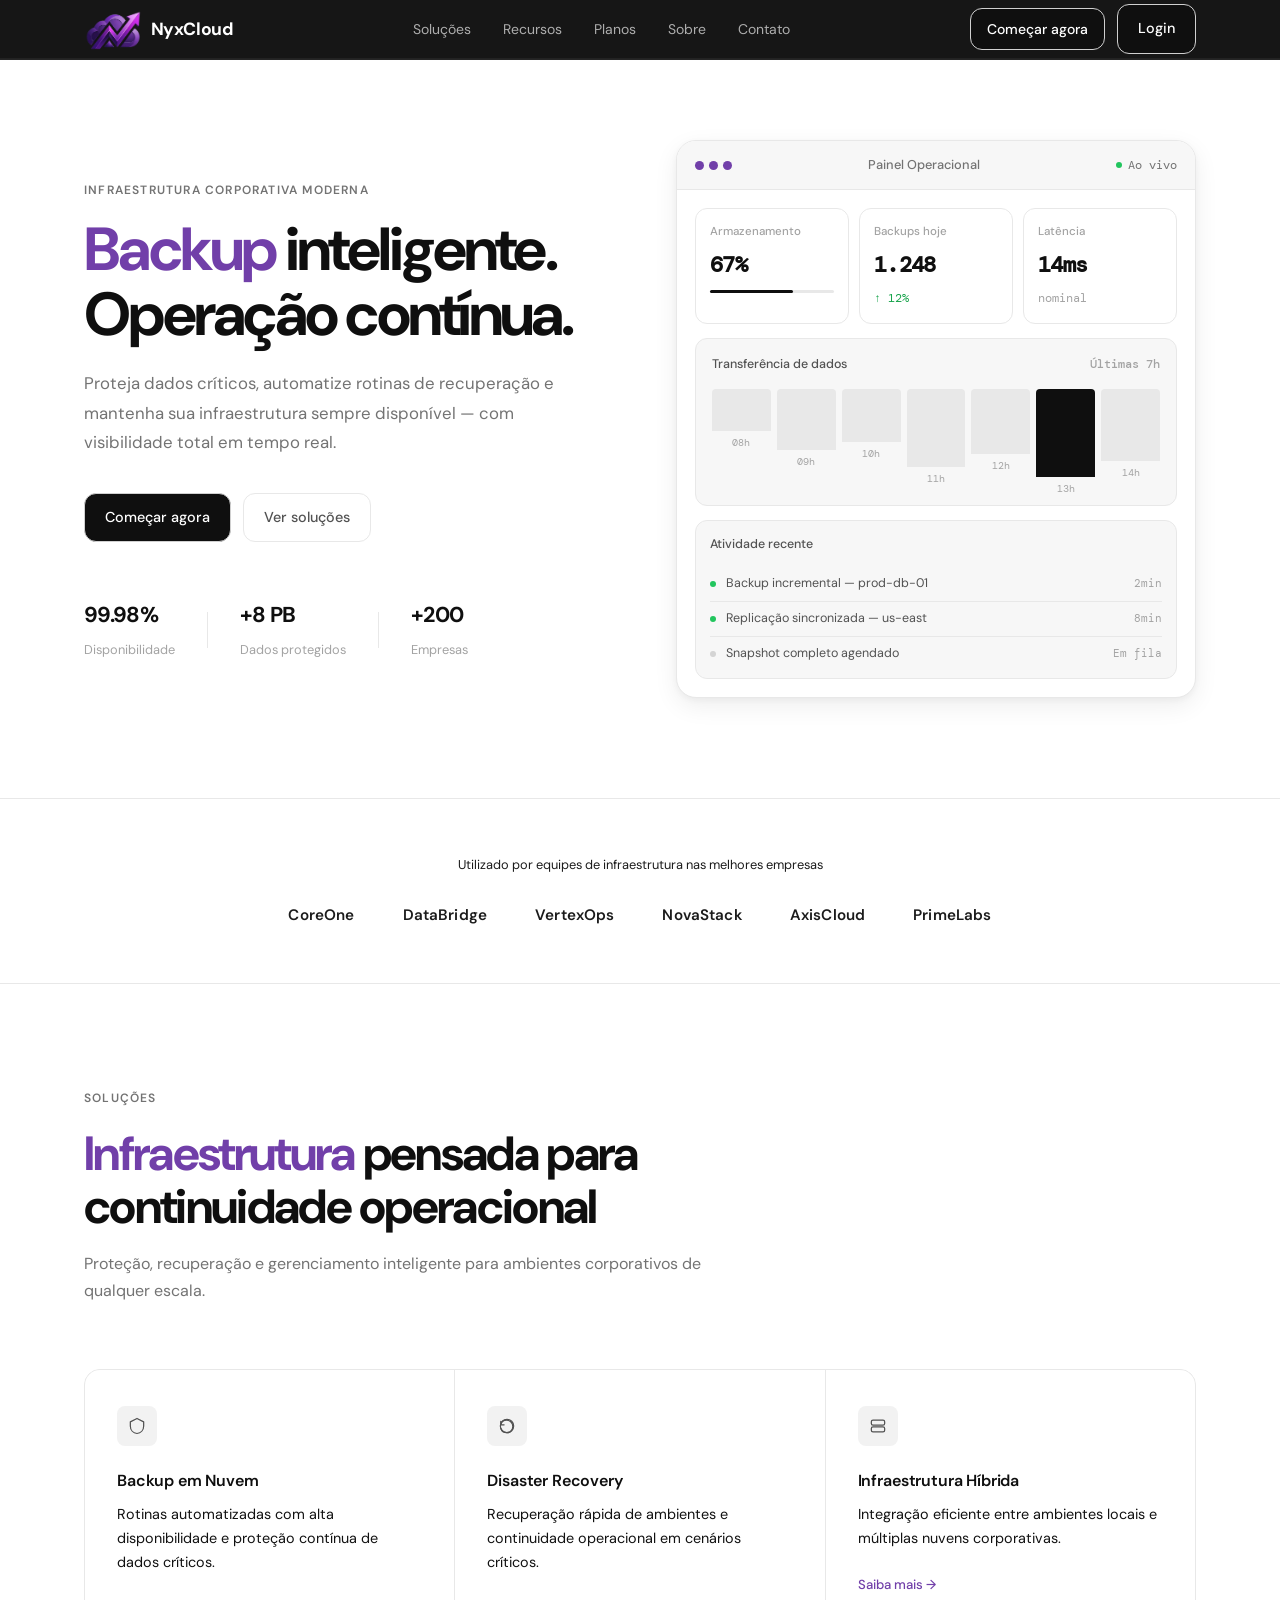
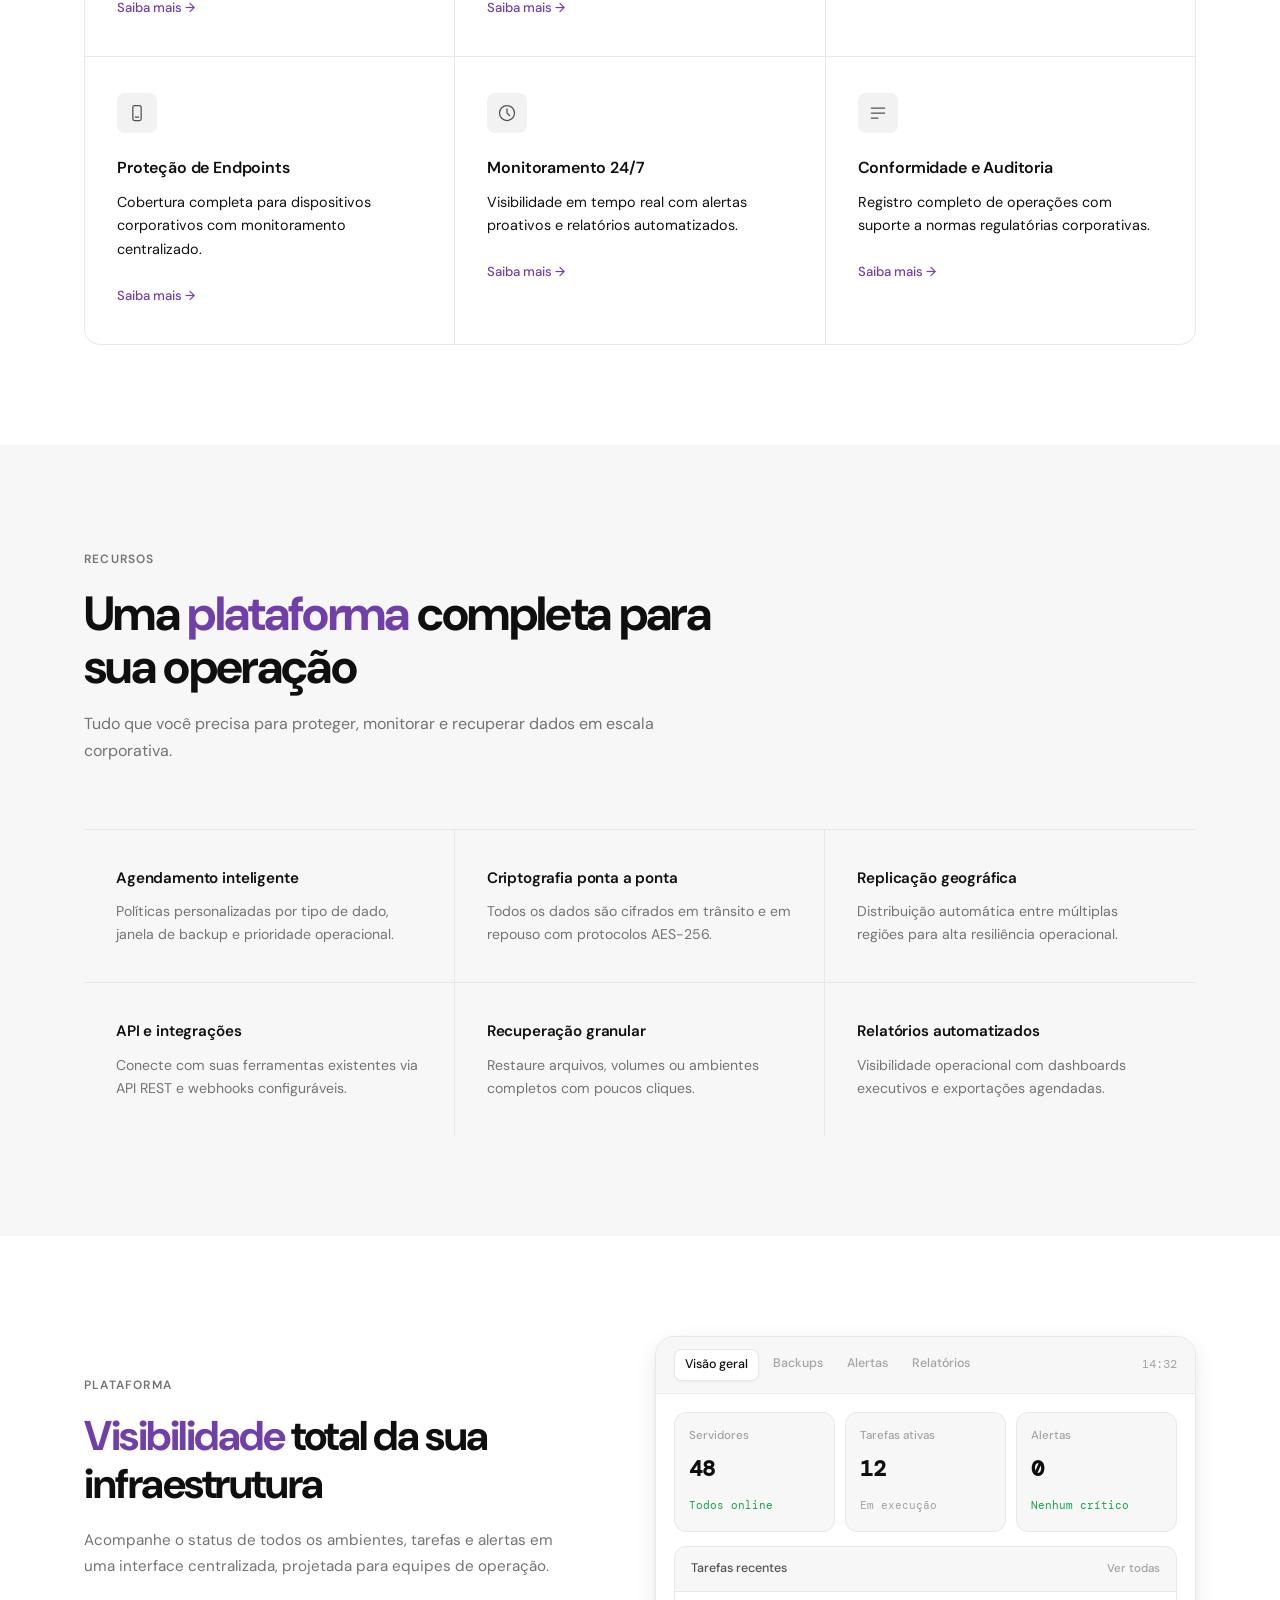
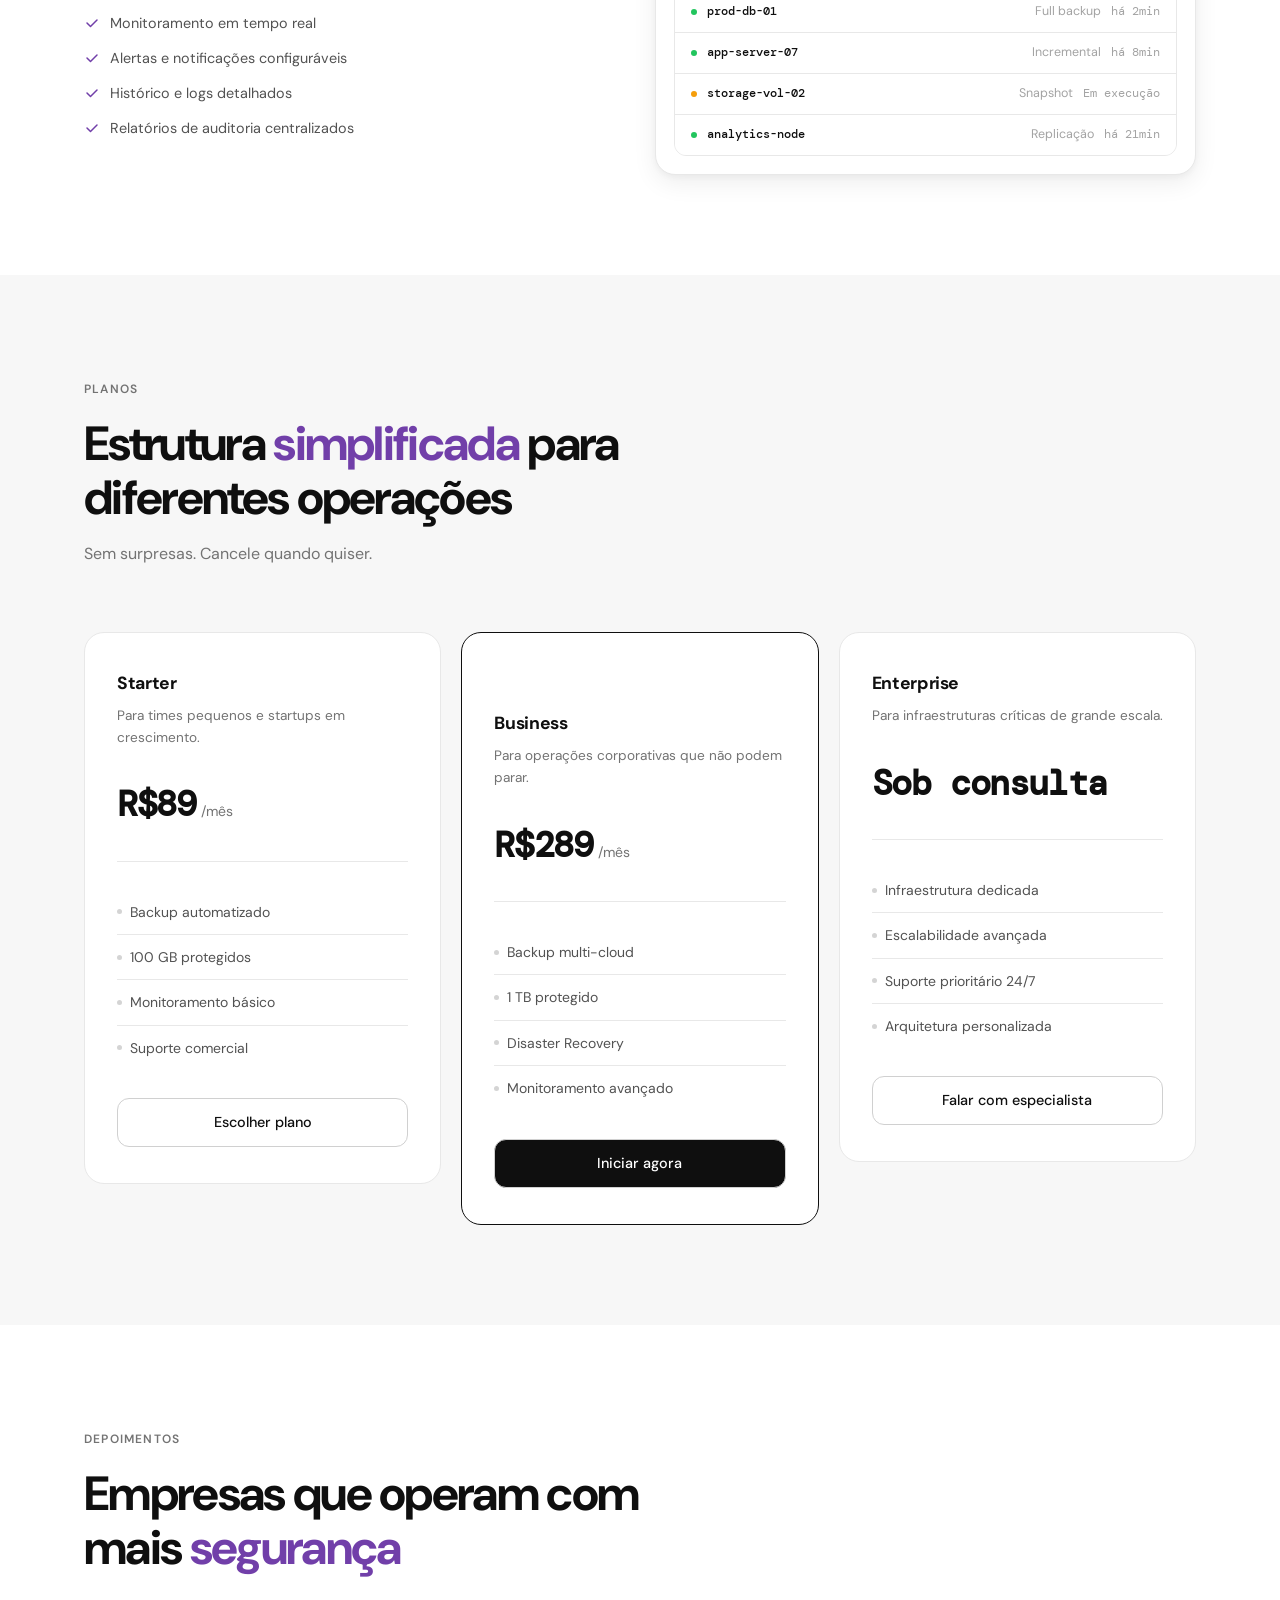
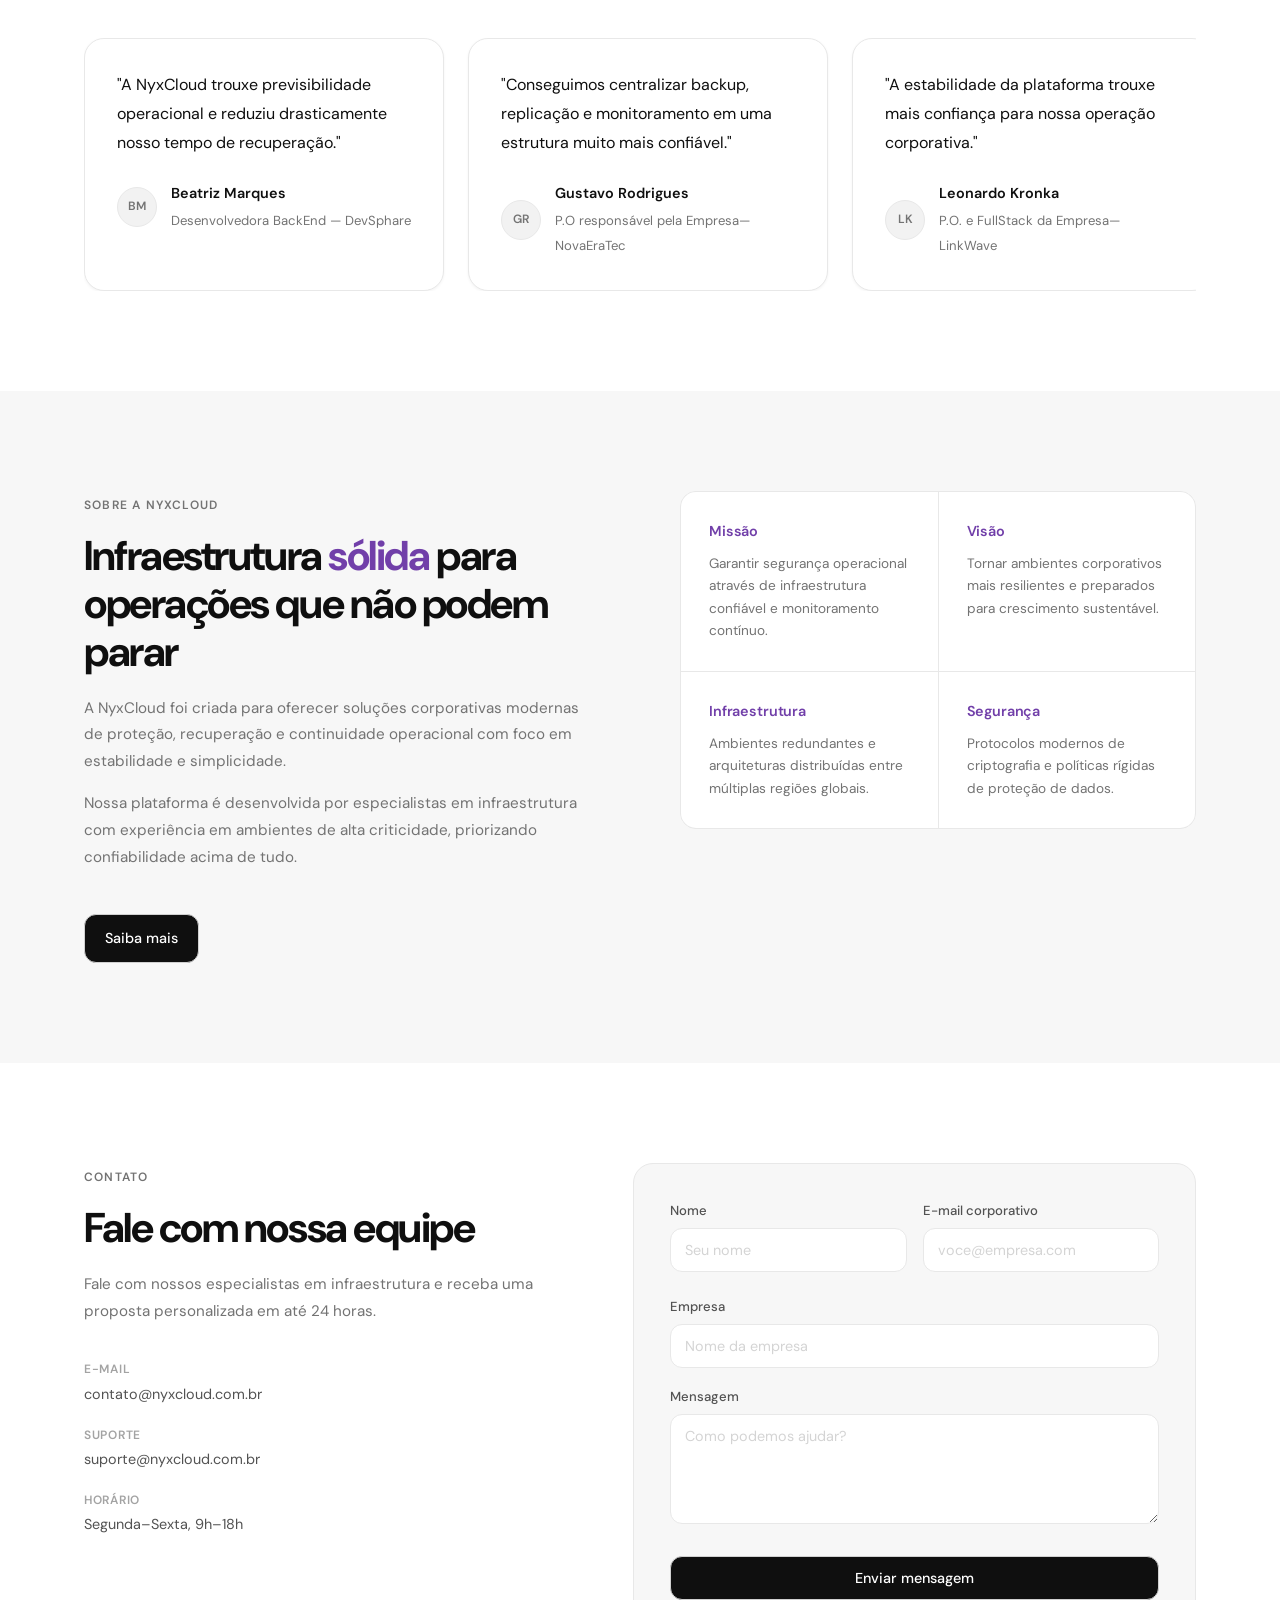
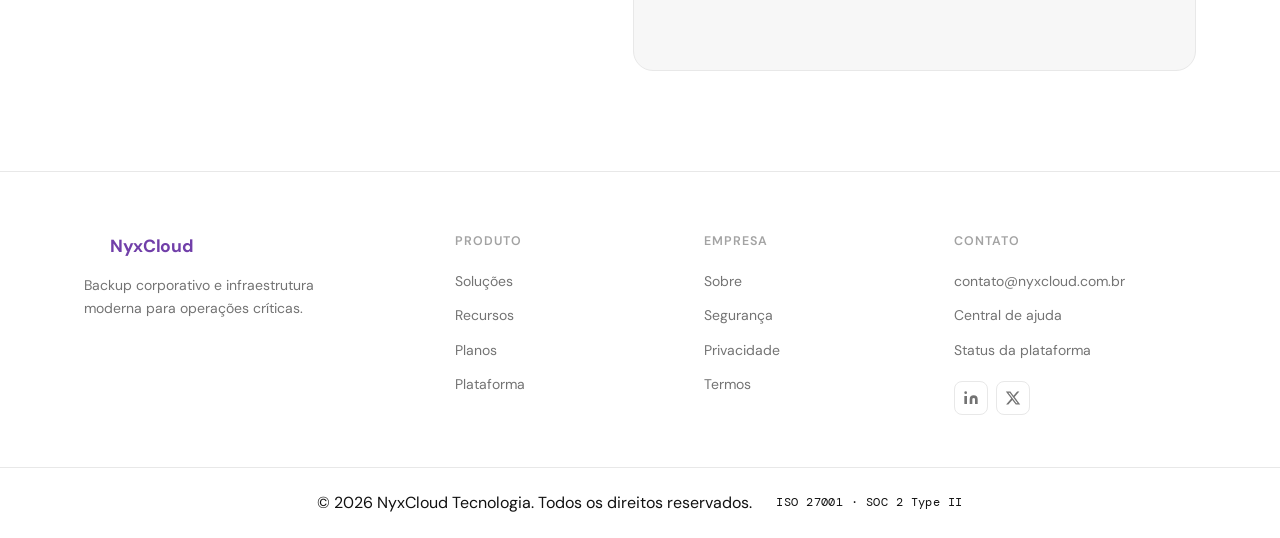
<file: index.html>
<!DOCTYPE html>
<html lang="pt-BR">
<head>
  <meta charset="UTF-8" />
  <meta name="viewport" content="width=device-width, initial-scale=1.0" />
  <title>NyxCloud — Backup e Infraestrutura Corporativa</title>

  <link rel="preconnect" href="https://fonts.googleapis.com">
  <link rel="preconnect" href="https://fonts.gstatic.com" crossorigin>
  <link href="https://fonts.googleapis.com/css2?family=DM+Sans:ital,opsz,wght@0,9..40,300;0,9..40,400;0,9..40,500;0,9..40,600;0,9..40,700;1,9..40,400&family=DM+Mono:wght@400;500&display=swap" rel="stylesheet">

  <link rel="stylesheet" href="css/style.css" />
  <link rel="icon" type="image/x-icon" href="img/fav.ico">

</head>
<body>

  <!-- HEADER -->
  <header class="header" id="header">
    <div class="container nav-container">

      <a href="index.html" class="logo">
        <img src="img/icone.png" alt="imglogo"> NyxCloud
      </a>

      <nav class="nav" id="nav" aria-label="Navegação principal">
        <a href="#solutions">Soluções</a>
        <a href="#features">Recursos</a>
        <a href="#pricing">Planos</a>
        <a href="#about">Sobre</a>
        <a href="#contact">Contato</a>
      </nav>

      <div class="nav-actions">
        <a href="#contact" class="btn btn-primary btn-sm">Começar agora</a>
        <a href="back/index.php" class="btn btn-primary">Login</a>
        <button class="menu-toggle" id="menuToggle" aria-label="Abrir menu" aria-expanded="false">
          <span></span>
          <span></span>
        </button>
      </div>

    </div>

    <div class="mobile-menu" id="mobileMenu" aria-hidden="true">
      <a href="#solutions">Soluções</a>
      <a href="#features">Recursos</a>
      <a href="#pricing">Planos</a>
      <a href="#about">Sobre</a>
      <a href="#contact">Contato</a>
      <a href="#contact" class="btn btn-primary">Começar agora</a>
      <a href="back/index.php" class="btn btn-primary">Login</a>
    </div>
  </header>

  <!-- HERO -->
  <section class="hero section" id="hero">
    <div class="container hero-grid">

      <div class="hero-content reveal">
        <span class="eyebrow">Infraestrutura corporativa moderna</span>

        <h1><span style="color: #713fa9;">Backup</span> inteligente.<br>Operação contínua.</h1>

        <p>
          Proteja dados críticos, automatize rotinas de recuperação e mantenha sua infraestrutura sempre disponível — com visibilidade total em tempo real.
        </p>

        <div class="hero-actions">
          <a href="#pricing" class="btn btn-primary">Começar agora</a>
          <a href="#solutions" class="btn btn-ghost">Ver soluções</a>
        </div>

        <div class="hero-stats">
          <div class="stat-item">
            <strong>99.98%</strong>
            <span>Disponibilidade</span>
          </div>
          <div class="stat-divider"></div>
          <div class="stat-item">
            <strong>+8 PB</strong>
            <span>Dados protegidos</span>
          </div>
          <div class="stat-divider"></div>
          <div class="stat-item">
            <strong>+200</strong>
            <span>Empresas</span>
          </div>
        </div>
      </div>

      <div class="hero-visual reveal">
        <div class="dash-window">

          <div class="dash-bar">
            <div class="dash-dots">
              <span></span><span></span><span></span>
            </div>
            <span class="dash-label">Painel Operacional</span>
            <span class="dash-status"><i class="dot-live"></i>Ao vivo</span>
          </div>

          <div class="dash-body">

            <!-- Metric Row -->
            <div class="dash-metrics">
              <div class="dash-metric">
                <span class="metric-label">Armazenamento</span>
                <strong class="metric-value">67%</strong>
                <div class="metric-bar">
                  <div class="metric-fill" style="width: 67%"></div>
                </div>
              </div>
              <div class="dash-metric">
                <span class="metric-label">Backups hoje</span>
                <strong class="metric-value">1.248</strong>
                <div class="metric-trend up">↑ 12%</div>
              </div>
              <div class="dash-metric">
                <span class="metric-label">Latência</span>
                <strong class="metric-value">14ms</strong>
                <div class="metric-trend">nominal</div>
              </div>
            </div>

            <!-- Chart -->
            <div class="dash-chart-wrap">
              <div class="dash-chart-header">
                <span>Transferência de dados</span>
                <span class="chart-period">Últimas 7h</span>
              </div>
              <div class="dash-chart">
                <div class="chart-bars">
                  <div class="bar-col">
                    <div class="bar" style="height:42%"></div>
                    <span>08h</span>
                  </div>
                  <div class="bar-col">
                    <div class="bar" style="height:61%"></div>
                    <span>09h</span>
                  </div>
                  <div class="bar-col">
                    <div class="bar" style="height:53%"></div>
                    <span>10h</span>
                  </div>
                  <div class="bar-col">
                    <div class="bar" style="height:78%"></div>
                    <span>11h</span>
                  </div>
                  <div class="bar-col">
                    <div class="bar" style="height:65%"></div>
                    <span>12h</span>
                  </div>
                  <div class="bar-col">
                    <div class="bar active" style="height:88%"></div>
                    <span>13h</span>
                  </div>
                  <div class="bar-col">
                    <div class="bar" style="height:72%"></div>
                    <span>14h</span>
                  </div>
                </div>
              </div>
            </div>

            <!-- Activity -->
            <div class="dash-activity">
              <div class="activity-header">Atividade recente</div>
              <div class="activity-item">
                <span class="act-dot success"></span>
                <span class="act-text">Backup incremental — prod-db-01</span>
                <span class="act-time">2min</span>
              </div>
              <div class="activity-item">
                <span class="act-dot success"></span>
                <span class="act-text">Replicação sincronizada — us-east</span>
                <span class="act-time">8min</span>
              </div>
              <div class="activity-item">
                <span class="act-dot pending"></span>
                <span class="act-text">Snapshot completo agendado</span>
                <span class="act-time">Em fila</span>
              </div>
            </div>

          </div>
        </div>
      </div>

    </div>
  </section>

  <!-- TRUST -->
  <section class="trust-section">
    <div class="container">
      <p class="trust-label" style="color: #1b1b1b;">Utilizado por equipes de infraestrutura nas melhores empresas</p>
      <div class="trust-logos">
        <span style="color: #1b1b1b;">CoreOne</span>
        <span style="color: #1b1b1b;">DataBridge</span>
        <span style="color: #1b1b1b;">VertexOps</span>
        <span style="color: #1b1b1b;">NovaStack</span>
        <span style="color: #1b1b1b;">AxisCloud</span>
        <span style="color: #1b1b1b;">PrimeLabs</span>
      </div>
    </div>
  </section>

  <!-- SOLUTIONS -->
  <section class="section" id="solutions">
    <div class="container">

      <div class="section-header reveal">
        <span class="eyebrow">Soluções</span>
        <h2><span style="color: #713fa9;">Infraestrutura</span> pensada para continuidade operacional</h2>
        <p>Proteção, recuperação e gerenciamento inteligente para ambientes corporativos de qualquer escala.</p>
      </div>

      <div class="solutions-grid">

        <article class="solution-card reveal">
          <div class="icon-wrap">
            <svg width="20" height="20" viewBox="0 0 24 24" fill="none">
              <path d="M12 3L4 7V12C4 17 7.5 20.5 12 21C16.5 20.5 20 17 20 12V7L12 3Z" stroke="currentColor" stroke-width="1.5" stroke-linejoin="round"/>
            </svg>
          </div>
          <h3>Backup em Nuvem</h3>
          <p>Rotinas automatizadas com alta disponibilidade e proteção contínua de dados críticos.</p>
          <a href="solucoes.html#backup" class="card-link">Saiba mais →</a>
        </article>

        <article class="solution-card reveal">
          <div class="icon-wrap">
            <svg width="20" height="20" viewBox="0 0 24 24" fill="none">
              <path d="M4.5 10.5C5.2325 7.35916 8.04107 5 11.5 5C15.6421 5 19 8.35786 19 12.5C19 16.6421 15.6421 20 11.5 20C8.30904 20 5.5898 17.9715 4.67562 15M4.5 10.5H8.5M4.5 10.5V6.5" stroke="currentColor" stroke-width="1.5" stroke-linecap="round" stroke-linejoin="round"/>
              <circle cx="12" cy="12" r="8" stroke="currentColor" stroke-width="1.5"/>
            </svg>
          </div>
          <h3>Disaster Recovery</h3>
          <p>Recuperação rápida de ambientes e continuidade operacional em cenários críticos.</p>
          <a href="solucoes.html#recovery" class="card-link">Saiba mais →</a>
        </article>

        <article class="solution-card reveal">
          <div class="icon-wrap">
            <svg width="20" height="20" viewBox="0 0 24 24" fill="none">
              <rect x="4" y="5" width="16" height="6" rx="2" stroke="currentColor" stroke-width="1.5"/>
              <rect x="4" y="13" width="16" height="6" rx="2" stroke="currentColor" stroke-width="1.5"/>
            </svg>
          </div>
          <h3>Infraestrutura Híbrida</h3>
          <p>Integração eficiente entre ambientes locais e múltiplas nuvens corporativas.</p>
          <a href="solucoes.html#infra" class="card-link">Saiba mais →</a>
        </article>

        <article class="solution-card reveal">
          <div class="icon-wrap">
            <svg width="20" height="20" viewBox="0 0 24 24" fill="none">
              <rect x="7" y="3" width="10" height="18" rx="2" stroke="currentColor" stroke-width="1.5"/>
              <path d="M10 17H14" stroke="currentColor" stroke-width="1.5" stroke-linecap="round"/>
            </svg>
          </div>
          <h3>Proteção de Endpoints</h3>
          <p>Cobertura completa para dispositivos corporativos com monitoramento centralizado.</p>
          <a href="solucoes.html#endpoints" class="card-link">Saiba mais →</a>
        </article>

        <article class="solution-card reveal">
          <div class="icon-wrap">
            <svg width="20" height="20" viewBox="0 0 24 24" fill="none">
              <circle cx="12" cy="12" r="9" stroke="currentColor" stroke-width="1.5"/>
              <path d="M12 7V12L15 15" stroke="currentColor" stroke-width="1.5" stroke-linecap="round"/>
            </svg>
          </div>
          <h3>Monitoramento 24/7</h3>
          <p>Visibilidade em tempo real com alertas proativos e relatórios automatizados.</p>
          <a href="solucoes.html#monitoramento" class="card-link">Saiba mais →</a>
        </article>

        <article class="solution-card reveal">
          <div class="icon-wrap">
            <svg width="20" height="20" viewBox="0 0 24 24" fill="none">
              <path d="M4 6H20M4 12H20M4 18H12" stroke="currentColor" stroke-width="1.5" stroke-linecap="round"/>
            </svg>
          </div>
          <h3>Conformidade e Auditoria</h3>
          <p>Registro completo de operações com suporte a normas regulatórias corporativas.</p>
          <a href="solucoes.html#auditoria" class="card-link">Saiba mais →</a>
        </article>

      </div>
    </div>
  </section>

  <!-- FEATURES -->
  <section class="section section-muted" id="features">
    <div class="container">

      <div class="section-header reveal">
        <span class="eyebrow">Recursos</span>
        <h2>Uma <span style="color: #713fa9;">plataforma</span> completa para sua operação</h2>
        <p>Tudo que você precisa para proteger, monitorar e recuperar dados em escala corporativa.</p>
      </div>

      <div class="features-grid">
        <div class="feature-item reveal">
          <h3>Agendamento inteligente</h3>
          <p>Políticas personalizadas por tipo de dado, janela de backup e prioridade operacional.</p>
        </div>
        <div class="feature-item reveal">
          <h3>Criptografia ponta a ponta</h3>
          <p>Todos os dados são cifrados em trânsito e em repouso com protocolos AES-256.</p>
        </div>
        <div class="feature-item reveal">
          <h3>Replicação geográfica</h3>
          <p>Distribuição automática entre múltiplas regiões para alta resiliência operacional.</p>
        </div>
        <div class="feature-item reveal">
          <h3>API e integrações</h3>
          <p>Conecte com suas ferramentas existentes via API REST e webhooks configuráveis.</p>
        </div>
        <div class="feature-item reveal">
          <h3>Recuperação granular</h3>
          <p>Restaure arquivos, volumes ou ambientes completos com poucos cliques.</p>
        </div>
        <div class="feature-item reveal">
          <h3>Relatórios automatizados</h3>
          <p>Visibilidade operacional com dashboards executivos e exportações agendadas.</p>
        </div>
      </div>

    </div>
  </section>

  <!-- DASHBOARD PREVIEW -->
  <section class="section" id="dashboard">
    <div class="container dash-preview-section">

      <div class="dash-preview-text reveal">
        <span class="eyebrow">Plataforma</span>
        <h2><span style="color: #713fa9;">Visibilidade</span> total da sua infraestrutura</h2>
        <p>Acompanhe o status de todos os ambientes, tarefas e alertas em uma interface centralizada, projetada para equipes de operação.</p>

        <ul class="feature-list">
          <li>
            <svg width="16" height="16" viewBox="0 0 16 16" fill="none" style="color: #713fa9;"><path d="M3 8L6.5 11.5L13 5" stroke="currentColor" stroke-width="1.5" stroke-linecap="round" stroke-linejoin="round"/></svg>
            Monitoramento em tempo real
          </li>
          <li>
            <svg width="16" height="16" viewBox="0 0 16 16" fill="none" style="color: #713fa9;"><path d="M3 8L6.5 11.5L13 5" stroke="currentColor" stroke-width="1.5" stroke-linecap="round" stroke-linejoin="round"/></svg>
            Alertas e notificações configuráveis
          </li>
          <li>
            <svg width="16" height="16" viewBox="0 0 16 16" fill="none" style="color: #713fa9;"><path d="M3 8L6.5 11.5L13 5" stroke="currentColor" stroke-width="1.5" stroke-linecap="round" stroke-linejoin="round"/></svg>
            Histórico e logs detalhados
          </li>
          <li>
            <svg width="16" height="16" viewBox="0 0 16 16" fill="none" style="color: #713fa9;"><path d="M3 8L6.5 11.5L13 5" stroke="currentColor" stroke-width="1.5" stroke-linecap="round" stroke-linejoin="round"/></svg>
            Relatórios de auditoria centralizados
          </li>
        </ul>
      </div>

      <div class="dash-preview-ui reveal">
        <div class="preview-window">

          <div class="preview-topbar">
            <div class="preview-nav-items">
              <span class="pnav active" data-tab="overview">Visão geral</span>
              <span class="pnav" data-tab="backups">Backups</span>
              <span class="pnav" data-tab="alerts">Alertas</span>
              <span class="pnav" data-tab="reports">Relatórios</span>
            </div>
            <span class="preview-time">14:32</span>
          </div>

          <div class="preview-body" id="platformContent">
            <div class="preview-kpis">
              <div class="kpi-card">
                <span>Servidores</span>
                <strong>48</strong>
                <em class="kpi-status ok">Todos online</em>
              </div>
              <div class="kpi-card">
                <span>Tarefas ativas</span>
                <strong>12</strong>
                <em class="kpi-status">Em execução</em>
              </div>
              <div class="kpi-card">
                <span>Alertas</span>
                <strong>0</strong>
                <em class="kpi-status ok">Nenhum crítico</em>
              </div>
            </div>

            <div class="preview-list-wrap">
              <div class="plist-header">
                <span>Tarefas recentes</span>
                <span class="plist-view-all">Ver todas</span>
              </div>
              <div class="plist-item">
                <span class="pstatus-dot ok"></span>
                <span class="plist-name">prod-db-01</span>
                <span class="plist-type">Full backup</span>
                <span class="plist-ts">há 2min</span>
              </div>
              <div class="plist-item">
                <span class="pstatus-dot ok"></span>
                <span class="plist-name">app-server-07</span>
                <span class="plist-type">Incremental</span>
                <span class="plist-ts">há 8min</span>
              </div>
              <div class="plist-item">
                <span class="pstatus-dot running"></span>
                <span class="plist-name">storage-vol-02</span>
                <span class="plist-type">Snapshot</span>
                <span class="plist-ts">Em execução</span>
              </div>
              <div class="plist-item">
                <span class="pstatus-dot ok"></span>
                <span class="plist-name">analytics-node</span>
                <span class="plist-type">Replicação</span>
                <span class="plist-ts">há 21min</span>
              </div>
            </div>
          </div>

        </div>
      </div>

    </div>
  </section>

  <!-- PRICING -->
  <section class="section section-muted" id="pricing">
    <div class="container">

      <div class="section-header reveal">
        <span class="eyebrow">Planos</span>
        <h2>Estrutura <span style="color: #713fa9;">simplificada</span> para diferentes operações</h2>
        <p>Sem surpresas. Cancele quando quiser.</p>
      </div>

      <div class="pricing-grid">

        <div class="pricing-card reveal">
          <div class="plan-header">
            <h3>Starter</h3>
            <p>Para times pequenos e startups em crescimento.</p>
          </div>
          <div class="plan-price">
            <strong>R$89</strong>
            <span>/mês</span>
          </div>
          <ul class="plan-features">
            <li>Backup automatizado</li>
            <li>100 GB protegidos</li>
            <li>Monitoramento básico</li>
            <li>Suporte comercial</li>
          </ul>
          <a href="#contact" class="btn btn-outline w-full">Escolher plano</a>
        </div>

        <div class="pricing-card featured reveal">
          <div class="plan-badge">Mais utilizado</div>
          <div class="plan-header">
            <h3>Business</h3>
            <p>Para operações corporativas que não podem parar.</p>
          </div>
          <div class="plan-price">
            <strong>R$289</strong>
            <span>/mês</span>
          </div>
          <ul class="plan-features">
            <li>Backup multi-cloud</li>
            <li>1 TB protegido</li>
            <li>Disaster Recovery</li>
            <li>Monitoramento avançado</li>
          </ul>
          <a href="#contact" class="btn btn-primary w-full">Iniciar agora</a>
        </div>

        <div class="pricing-card reveal">
          <div class="plan-header">
            <h3>Enterprise</h3>
            <p>Para infraestruturas críticas de grande escala.</p>
          </div>
          <div class="plan-price">
            <strong>Sob consulta</strong>
          </div>
          <ul class="plan-features">
            <li>Infraestrutura dedicada</li>
            <li>Escalabilidade avançada</li>
            <li>Suporte prioritário 24/7</li>
            <li>Arquitetura personalizada</li>
          </ul>
          <a href="#contact" class="btn btn-outline w-full">Falar com especialista</a>
        </div>

      </div>
    </div>
  </section>

  
  <!-- TESTIMONIALS -->
  <section class="section">
    <div class="container">

      <div class="section-header reveal">
        <span class="eyebrow">Depoimentos</span>
        <h2>Empresas que operam com mais <span style="color: #713fa9;">segurança</span></h2>
      </div>

      <div class="testimonials-marquee reveal">

        <div class="testimonials-track">

          <div class="testimonial-card">
            <blockquote>
              "A NyxCloud trouxe previsibilidade operacional e reduziu drasticamente nosso tempo de recuperação."
            </blockquote>

            <div class="testimonial-author">
              <div class="author-avatar">BM</div>
              <div>
                <strong>Beatriz Marques</strong>
                <span>Desenvolvedora BackEnd — DevSphare</span>
              </div>
            </div>
          </div>

          <div class="testimonial-card">
            <blockquote>
              "Conseguimos centralizar backup, replicação e monitoramento em uma estrutura muito mais confiável."
            </blockquote>

            <div class="testimonial-author">
              <div class="author-avatar">GR</div>
              <div>
                <strong>Gustavo Rodrigues</strong>
                <span>P.O responsável pela Empresa— NovaEraTec</span>
              </div>
            </div>
          </div>

          <div class="testimonial-card">
            <blockquote>
              "A estabilidade da plataforma trouxe mais confiança para nossa operação corporativa."
            </blockquote>

            <div class="testimonial-author">
              <div class="author-avatar">LK</div>
              <div>
                <strong>Leonardo Kronka</strong>
                <span>P.O. e FullStack da Empresa— LinkWave</span>
              </div>
            </div>
          </div>

          <div class="testimonial-card">
            <blockquote>
              "O monitoramento contínuo melhorou nossa tomada de decisão operacional."
            </blockquote>

            <div class="testimonial-author">
              <div class="author-avatar">KA</div>
              <div>
                <strong>Kauã André</strong>
                <span>P.o Responsáel pela organização da Empresa — GrapeDev</span>
              </div>
            </div>
          </div>

          <!-- DUPLICATE FOR LOOP -->

          <div class="testimonial-card">
            <blockquote>
              "A NyxCloud trouxe previsibilidade operacional e reduziu drasticamente nosso tempo de recuperação."
            </blockquote>

            <div class="testimonial-author">
              <div class="author-avatar">DS</div>
              <div>
                <strong>Davi Antonio Santos</strong>
                <span>P.o Responsáel pela organização da impresa — BuzzCodex</span>
              </div>
            </div>
          </div>

          <div class="testimonial-card">
            <blockquote>
              "Conseguimos centralizar backup, replicação e monitoramento em uma estrutura muito mais confiável."
            </blockquote>


        </div>

      </div>

    </div>
  </section>

  <!-- ABOUT -->

  <section class="section section-muted" id="about">
    <div class="container about-grid">

      <div class="about-text reveal">
        <span class="eyebrow">Sobre a NyxCloud</span>
        <h2>Infraestrutura <span style="color: #713fa9;">sólida</span> para operações que não podem parar</h2>
        <p>A NyxCloud foi criada para oferecer soluções corporativas modernas de proteção, recuperação e continuidade operacional com foco em estabilidade e simplicidade.</p>
        <p>Nossa plataforma é desenvolvida por especialistas em infraestrutura com experiência em ambientes de alta criticidade, priorizando confiabilidade acima de tudo.</p>
      
        <a href="about.html" class="btn btn-primary about-btn">Saiba mais</a>
      </div>

      <div class="about-pillars reveal">

        <div class="pillar">
          <h4 style="color: #713fa9;">Missão</h4>
          <p>Garantir segurança operacional através de infraestrutura confiável e monitoramento contínuo.</p>
        </div>
        <div class="pillar">
          <h4 style="color: #713fa9;">Visão</h4>
          <p>Tornar ambientes corporativos mais resilientes e preparados para crescimento sustentável.</p>
        </div>
        <div class="pillar">
          <h4 style="color: #713fa9;">Infraestrutura</h4>
          <p>Ambientes redundantes e arquiteturas distribuídas entre múltiplas regiões globais.</p>
        </div>
        <div class="pillar">
          <h4 style="color: #713fa9;">Segurança</h4>
          <p>Protocolos modernos de criptografia e políticas rígidas de proteção de dados.</p>
        </div>
      </div>

    </div>
  </section>

  <!-- CONTACT -->
  <section class="section" id="contact">
    <div class="container contact-grid">

      <div class="contact-info reveal">
        <span class="eyebrow">Contato</span>
        <h2>Fale com nossa equipe</h2>
        <p>Fale com nossos especialistas em infraestrutura e receba uma proposta personalizada em até 24 horas.</p>

        <div class="contact-details">
          <div class="contact-detail-item">
            <span class="detail-label">E-mail</span>
            <span>contato@nyxcloud.com.br</span>
          </div>
          <div class="contact-detail-item">
            <span class="detail-label">Suporte</span>
            <span>suporte@nyxcloud.com.br</span>
          </div>
          <div class="contact-detail-item">
            <span class="detail-label">Horário</span>
            <span>Segunda–Sexta, 9h–18h</span>
          </div>
        </div>
      </div>

      <form class="contact-form reveal" id="contactForm" novalidate>

        <div class="form-row">
          <div class="form-group">
            <label for="name">Nome</label>
            <input type="text" id="name" placeholder="Seu nome" required />
          </div>
          <div class="form-group">
            <label for="email">E-mail corporativo</label>
            <input type="email" id="email" placeholder="voce@empresa.com" required />
          </div>
        </div>

        <div class="form-group">
          <label for="company">Empresa</label>
          <input type="text" id="company" placeholder="Nome da empresa" required />
        </div>

        <div class="form-group">
          <label for="message">Mensagem</label>
          <textarea id="message" rows="4" placeholder="Como podemos ajudar?" required></textarea>
        </div>

        <button type="submit" class="btn btn-primary w-full">Enviar mensagem</button>

        <p class="form-message" id="formMessage" aria-live="polite"></p>

      </form>

    </div>
  </section>

  <!-- FOOTER -->
  <footer class="footer">
    <div class="container footer-grid">

      <div class="footer-brand">
        <a href="#" class="logo logo-footer">
          <svg width="18" height="18" viewBox="0 0 20 20" fill="none" aria-hidden="true">
    
          </svg>
          NyxCloud
        </a>
        <p>Backup corporativo e infraestrutura moderna para operações críticas.</p>
      </div>

      <div class="footer-col">
        <h5>Produto</h5>
        <a href="#solutions">Soluções</a>
        <a href="#features">Recursos</a>
        <a href="#pricing">Planos</a>
        <a href="#dashboard">Plataforma</a>
      </div>

      <div class="footer-col">
        <h5>Empresa</h5>
        <a href="#about">Sobre</a>
        <a href="#">Segurança</a>
        <a href="#">Privacidade</a>
        <a href="#">Termos</a>
      </div>

      <div class="footer-col">
        <h5>Contato</h5>
        <a href="mailto:contato@nyxcloud.com.br">contato@nyxcloud.com.br</a>
        <a href="#">Central de ajuda</a>
        <a href="#">Status da plataforma</a>
        <div class="footer-socials">
          <a href="#" aria-label="LinkedIn">
            <svg width="16" height="16" viewBox="0 0 24 24" fill="currentColor"><path d="M16 8a6 6 0 016 6v7h-4v-7a2 2 0 00-2-2 2 2 0 00-2 2v7h-4v-7a6 6 0 016-6zM2 9h4v12H2z"/><circle cx="4" cy="4" r="2" fill="currentColor"/></svg>
          </a>
          <a href="#" aria-label="Twitter/X">
            <svg width="16" height="16" viewBox="0 0 24 24" fill="currentColor"><path d="M18.244 2.25h3.308l-7.227 8.26 8.502 11.24H16.17l-5.214-6.817L4.99 21.75H1.68l7.73-8.835L1.254 2.25H8.08l4.713 6.231zm-1.161 17.52h1.833L7.084 4.126H5.117z"/></svg>
          </a>
        </div>
      </div>

    </div>

    <div class="footer-bottom">
      <span>© 2026 NyxCloud Tecnologia. Todos os direitos reservados.</span>
      <span class="footer-cert">ISO 27001 · SOC 2 Type II</span>
    </div>

  </footer>

  <script src="script.js"></script>

</body>
</html>
</file>
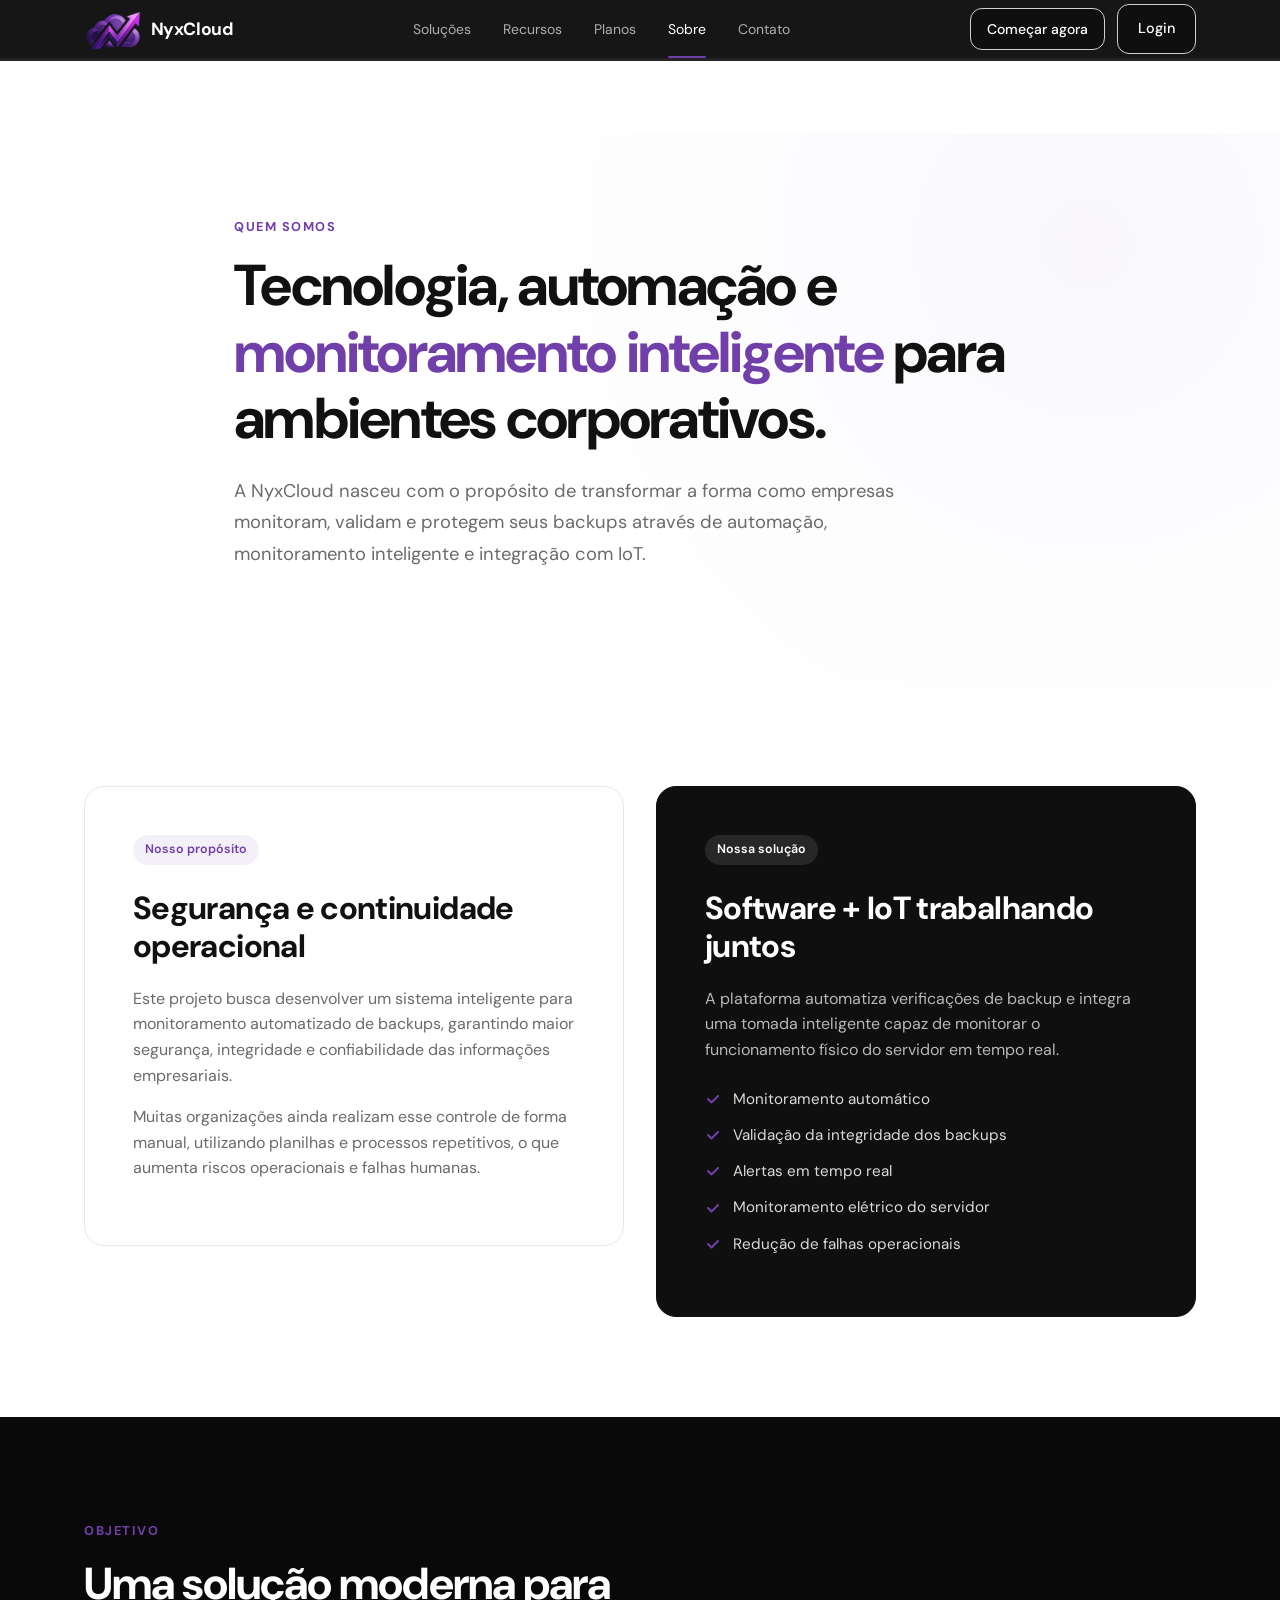
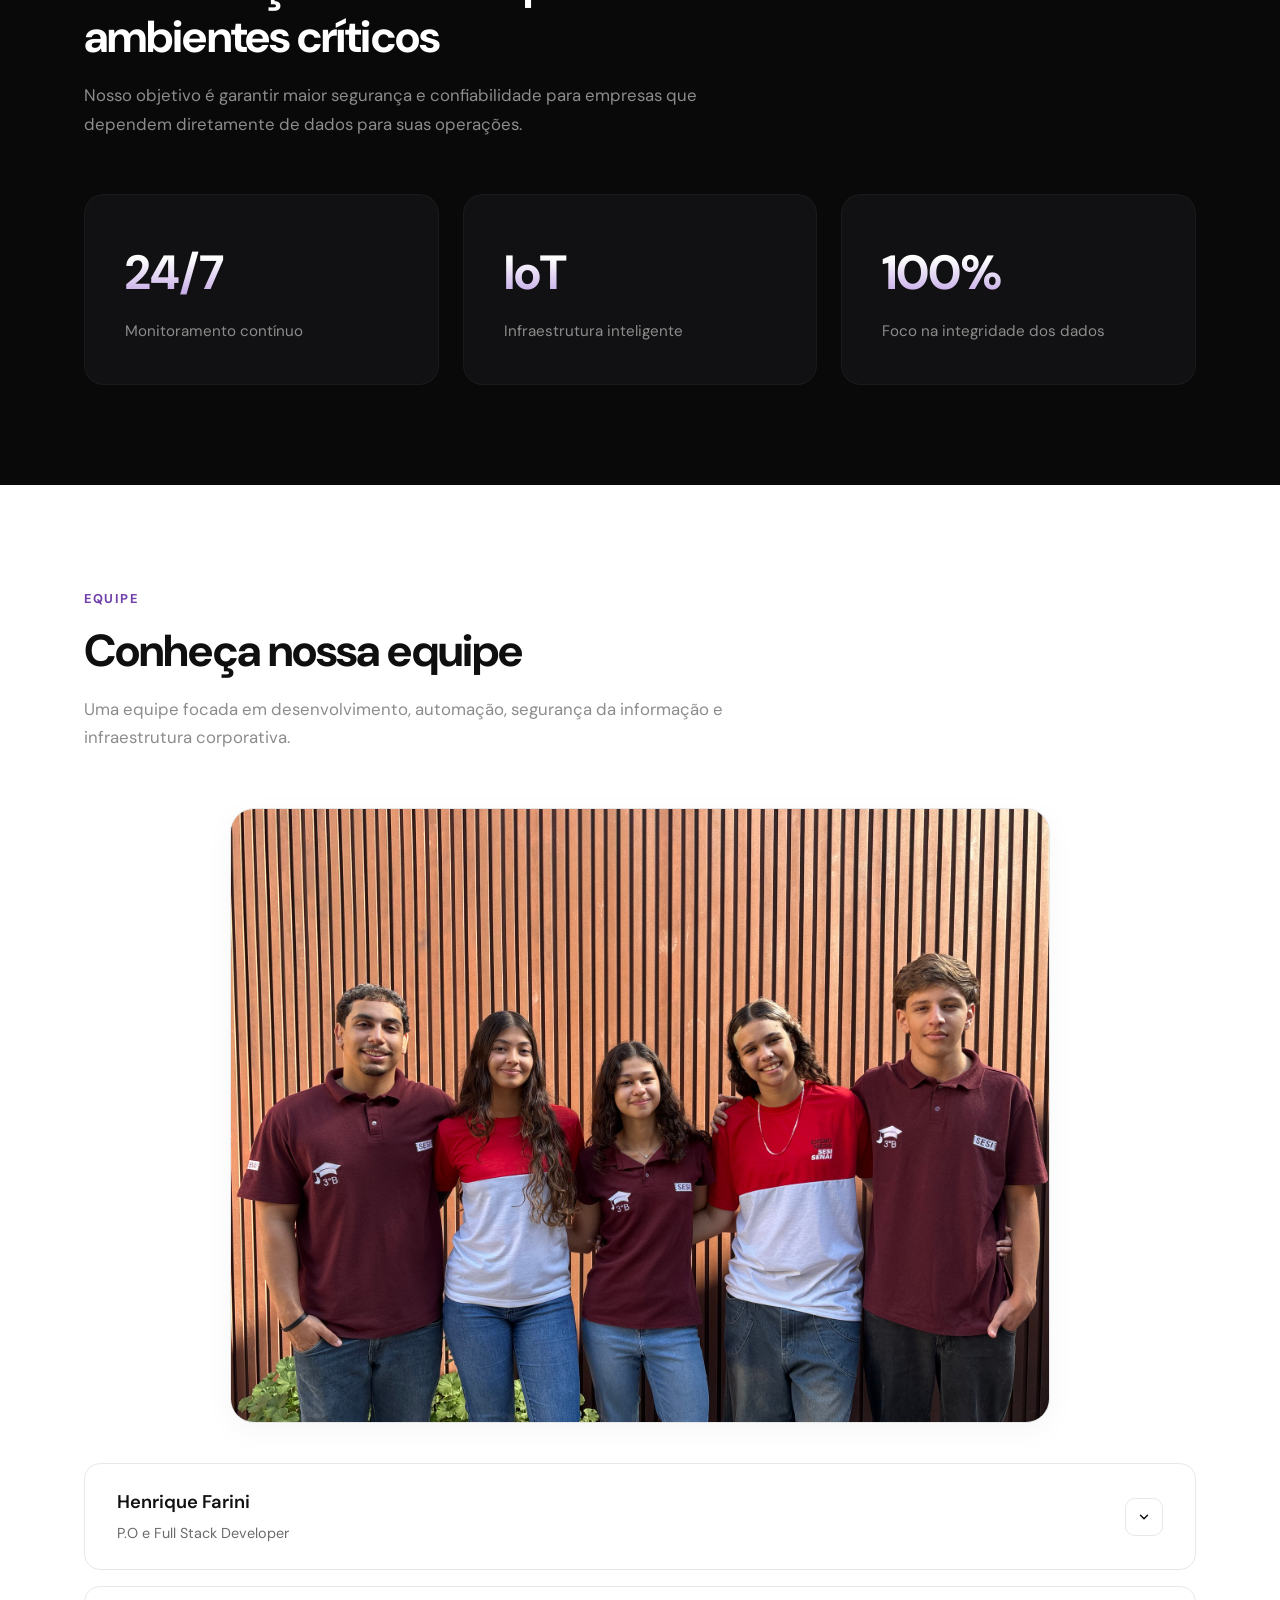
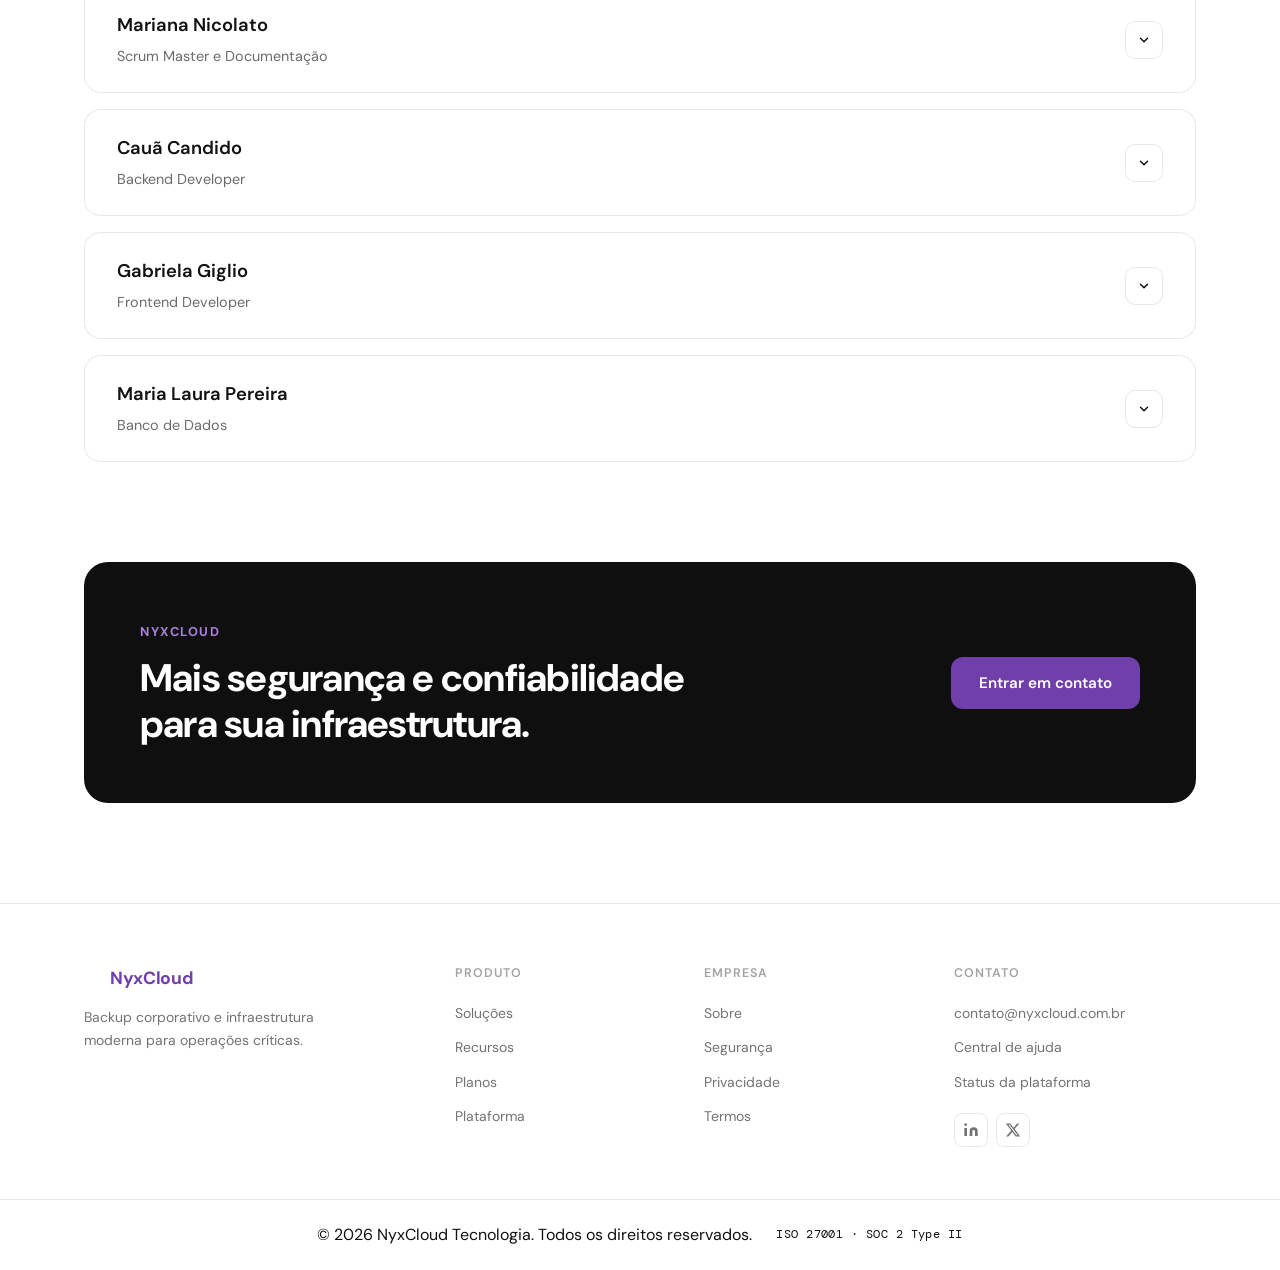
<file: about.html>
<!DOCTYPE html>
<html lang="pt-BR">
<head>
  <meta charset="UTF-8">
  <meta name="viewport" content="width=device-width, initial-scale=1.0">
  <title>Sobre Nós — NyxCloud</title>

  <link rel="preconnect" href="https://fonts.googleapis.com">
  <link rel="preconnect" href="https://fonts.gstatic.com" crossorigin>
  <link href="https://fonts.googleapis.com/css2?family=DM+Sans:ital,opsz,wght@0,9..40,300;0,9..40,400;0,9..40,500;0,9..40,600;0,9..40,700;1,9..40,400&family=DM+Mono:wght@400;500&display=swap" rel="stylesheet">

  <link rel="stylesheet" href="css/style.css" />
  <link rel="stylesheet" href="css/about.css" />
  <link rel="icon" type="image/x-icon" href="img/fav.ico">
</head>
<body>
<header class="header" id="header">
  <div class="container nav-container">

     <a href="index.html" class="logo">
        <img src="img/icone.png" alt="imglogo"> NyxCloud
      </a>

    <nav class="nav" id="nav" aria-label="Navegação principal">
      <a href="index.html#solutions">Soluções</a>
      <a href="index.html#features">Recursos</a>
      <a href="index.html#pricing">Planos</a>
      <a href="about.html" class="nav-active">Sobre</a>
      <a href="index.html#contact">Contato</a>
    </nav>

    <div class="nav-actions">
      <a href="index.html#contact" class="btn btn-primary btn-sm">Começar agora</a>
      <a href="back/index.php" class="btn btn-primary">Login</a>

      <button class="menu-toggle" id="menuToggle" aria-label="Abrir menu" aria-expanded="false">
        <span></span>
        <span></span>
      </button>
    </div>

  </div>

  <div class="mobile-menu" id="mobileMenu" aria-hidden="true">
    <a href="index.html#solutions">Soluções</a>
    <a href="index.html#features">Recursos</a>
    <a href="index.html#pricing">Planos</a>
    <a href="about.html" class="nav-active">Sobre</a>
    <a href="index.html#contact">Contato</a>
    <a href="index.html#contact" class="btn btn-primary">Começar agora</a>
    <a href="back/index.php" class="btn btn-primary">Login</a>
  </div>
</header>

  <div class="mobile-menu" id="mobileMenu" aria-hidden="true">
    <nav class="mobile-nav">
      <a href="index.html#solutions">Soluções</a>
      <a href="index.html#features">Recursos</a>
      <a href="#" class="active">Sobre nós</a>
      <a href="index.html#contact">Contato</a>
    </nav>
  </div>

  <main class="about-page-main">
    
    <section class="hero-about">
      <div class="container hero-content">
        <span class="eyebrow-about">Quem somos</span>
        <h1>Tecnologia, automação e <span class="text-purple">monitoramento inteligente</span> para ambientes corporativos.</h1>
        <p>
          A NyxCloud nasceu com o propósito de transformar a forma como empresas monitoram, validam e protegem seus backups através de automação, monitoramento inteligente e integração com IoT.
        </p>
      </div>
    </section>

    <section class="section-about">
      <div class="container about-grid">
        <div class="about-card">
          <span class="card-tag">Nosso propósito</span>
          <h2>Segurança e continuidade operacional</h2>
          <p>
            Este projeto busca desenvolver um sistema inteligente para monitoramento automatizado de backups, garantindo maior segurança, integridade e confiabilidade das informações empresariais.
          </p>
          <p>
            Muitas organizações ainda realizam esse controle de forma manual, utilizando planilhas e processos repetitivos, o que aumenta riscos operacionais e falhas humanas.
          </p>
        </div>

        <div class="about-card highlight">
          <span class="card-tag">Nossa solução</span>
          <h2>Software + IoT trabalhando juntos</h2>
          <p>
            A plataforma automatiza verificações de backup e integra uma tomada inteligente capaz de monitorar o funcionamento físico do servidor em tempo real.
          </p>
          <ul class="solution-list">
            <li>
              <svg width="16" height="16" viewBox="0 0 16 16" fill="none"><path d="M3 8L6.5 11.5L13 5" stroke="currentColor" stroke-width="2" stroke-linecap="round" stroke-linejoin="round"/></svg>
              Monitoramento automático
            </li>
            <li>
              <svg width="16" height="16" viewBox="0 0 16 16" fill="none"><path d="M3 8L6.5 11.5L13 5" stroke="currentColor" stroke-width="2" stroke-linecap="round" stroke-linejoin="round"/></svg>
              Validação da integridade dos backups
            </li>
            <li>
              <svg width="16" height="16" viewBox="0 0 16 16" fill="none"><path d="M3 8L6.5 11.5L13 5" stroke="currentColor" stroke-width="2" stroke-linecap="round" stroke-linejoin="round"/></svg>
              Alertas em tempo real
            </li>
            <li>
              <svg width="16" height="16" viewBox="0 0 16 16" fill="none"><path d="M3 8L6.5 11.5L13 5" stroke="currentColor" stroke-width="2" stroke-linecap="round" stroke-linejoin="round"/></svg>
              Monitoramento elétrico do servidor
            </li>
            <li>
              <svg width="16" height="16" viewBox="0 0 16 16" fill="none"><path d="M3 8L6.5 11.5L13 5" stroke="currentColor" stroke-width="2" stroke-linecap="round" stroke-linejoin="round"/></svg>
              Redução de falhas operacionais
            </li>
          </ul>
        </div>
      </div>
    </section>

    <section class="section-about section-dark">
      <div class="container">
        <div class="section-header">
          <span class="eyebrow-about">Objetivo</span>
          <h2>Uma solução moderna para ambientes críticos</h2>
          <p>
            Nosso objetivo é garantir maior segurança e confiabilidade para empresas que dependem diretamente de dados para suas operações.
          </p>
        </div>

        <div class="stats-grid">
          <div class="stat-card">
            <strong>24/7</strong>
            <span>Monitoramento contínuo</span>
          </div>
          <div class="stat-card">
            <strong>IoT</strong>
            <span>Infraestrutura inteligente</span>
          </div>
          <div class="stat-card">
            <strong>100%</strong>
            <span>Foco na integridade dos dados</span>
          </div>
        </div>
      </div>
    </section>

    <section class="section-about">
      <div class="container">
        <div class="section-header">
          <span class="eyebrow-about">Equipe</span>
          <h2>Conheça nossa equipe</h2>
          <p>Uma equipe focada em desenvolvimento, automação, segurança da informação e infraestrutura corporativa.</p>
        </div>

        <div class="team-photo">
          <img src="img/foto_nos.jpeg" alt="Foto da Equipe">
        </div>



        <div class="team-grid">
          <div class="member-card">
            <div class="member-header">
              <div>
                <h3>Henrique Farini</h3>
                <span>P.O e Full Stack Developer</span>
              </div>
              <button class="toggle-btn" aria-label="Expandir informações">
                <svg width="14" height="14" viewBox="0 0 24 24" fill="none" stroke="currentColor" stroke-width="2.5" stroke-linecap="round" stroke-linejoin="round"><path d="M6 9l6 6 6-6"/></svg>
              </button>
            </div>
            <div class="member-content">
              <p>Responsável pela arquitetura do sistema, backend e integração das funcionalidades da plataforma de gerência.</p>
            </div>
          </div>

          <div class="member-card">
            <div class="member-header">
              <div>
                <h3>Mariana Nicolato</h3>
                <span>Scrum Master e Documentação</span>
              </div>
              <button class="toggle-btn" aria-label="Expandir informações">
                <svg width="14" height="14" viewBox="0 0 24 24" fill="none" stroke="currentColor" stroke-width="2.5" stroke-linecap="round" stroke-linejoin="round"><path d="M6 9l6 6 6-6"/></svg>
              </button>
            </div>
            <div class="member-content">
              <p>Atua na coordenação do processo de desenvolvimento, garantindo a entrega contínua de valor e a manutenção da qualidade do produto.</p>
            </div>
          </div>

          <div class="member-card">
            <div class="member-header">
              <div>
                <h3>Cauã Candido</h3>
                <span>Backend Developer</span>
              </div>
              <button class="toggle-btn" aria-label="Expandir informações">
                <svg width="14" height="14" viewBox="0 0 24 24" fill="none" stroke="currentColor" stroke-width="2.5" stroke-linecap="round" stroke-linejoin="round"><path d="M6 9l6 6 6-6"/></svg>
              </button>
            </div>
            <div class="member-content">
              <p>Responsável pelo desenvolvimento e manutenção do backend da plataforma, garantindo a integridade e performance das funcionalidades.</p>
            </div>
          </div>

          <div class="member-card">
            <div class="member-header">
              <div>
                <h3>Gabriela Giglio</h3>
                <span>Frontend Developer</span>
              </div>
              <button class="toggle-btn" aria-label="Expandir informações">
                <svg width="14" height="14" viewBox="0 0 24 24" fill="none" stroke="currentColor" stroke-width="2.5" stroke-linecap="round" stroke-linejoin="round"><path d="M6 9l6 6 6-6"/></svg>
              </button>
            </div>
            <div class="member-content">
              <p>Estrutura a interface do usuário, garantindo uma experiência intuitiva e acessível para os usuários da plataforma.</p>
            </div>
          </div>

          <div class="member-card">
            <div class="member-header">
              <div>
                <h3>Maria Laura Pereira</h3>
                <span>Banco de Dados</span>
              </div>
              <button class="toggle-btn" aria-label="Expandir informações">
                <svg width="14" height="14" viewBox="0 0 24 24" fill="none" stroke="currentColor" stroke-width="2.5" stroke-linecap="round" stroke-linejoin="round"><path d="M6 9l6 6 6-6"/></svg>
              </button>
            </div>
            <div class="member-content">
              <p>Arquiteta o banco de dados e as interações do usuário, garantindo uma experiência coesa e eficiente na plataforma.</p>
            </div>
          </div>
        </div>
      </div>
    </section>

    <section class="section-about style-cta-box">
      <div class="container">
        <div class="about-cta-container">
          <div>
            <span class="eyebrow-about" style="color: #a880da; margin-bottom: 12px;">NyxCloud</span>
            <h2>Mais segurança e confiabilidade para sua infraestrutura.</h2>
          </div>
          <a href="index.html#contact" class="about-cta-btn">Entrar em contato</a>
        </div>
      </div>
    </section>

  </main>

  <footer class="footer">
    <div class="container footer-grid">
      <div class="footer-brand">
        <a href="index.html" class="logo logo-footer">
          <svg width="18" height="18" viewBox="0 0 20 20" fill="none" aria-hidden="true">
          </svg>
          NyxCloud
        </a>
        <p>Backup corporativo e infraestrutura moderna para operações críticas.</p>
      </div>

      <div class="footer-col">
        <h5>Produto</h5>
        <a href="index.html#solutions">Soluções</a>
        <a href="index.html#features">Recursos</a>
        <a href="index.html#pricing">Planos</a>
        <a href="index.html#dashboard">Plataforma</a>
      </div>

      <div class="footer-col">
        <h5>Empresa</h5>
        <a href="#">Sobre</a>
        <a href="#">Segurança</a>
        <a href="#">Privacidade</a>
        <a href="#">Termos</a>
      </div>

      <div class="footer-col">
        <h5>Contato</h5>
        <a href="mailto:contato@nyxcloud.com.br">contato@nyxcloud.com.br</a>
        <a href="#">Central de ajuda</a>
        <a href="#">Status da plataforma</a>
        <div class="footer-socials">
          <a href="#" aria-label="LinkedIn">
            <svg width="16" height="16" viewBox="0 0 24 24" fill="currentColor"><path d="M16 8a6 6 0 016 6v7h-4v-7a2 2 0 00-2-2 2 2 0 00-2 2v7h-4v-7a6 6 0 016-6zM2 9h4v12H2z"/><circle cx="4" cy="4" r="2" fill="currentColor"/></svg>
          </a>
          <a href="#" aria-label="Twitter/X">
            <svg width="16" height="16" viewBox="0 0 24 24" fill="currentColor"><path d="M18.244 2.25h3.308l-7.227 8.26 8.502 11.24H16.17l-5.214-6.817L4.99 21.75H1.68l7.73-8.835L1.254 2.25H8.08l4.713 6.231zm-1.161 17.52h1.833L7.084 4.126H5.117z"/></svg>
          </a>
        </div>
      </div>
    </div>

    <div class="footer-bottom">
      <span>© 2026 NyxCloud Tecnologia. Todos os direitos reservados.</span>
      <span class="footer-cert">ISO 27001 · SOC 2 Type II</span>
    </div>
  </footer>

  <script src="script.js"></script>
  <script src="about.js"></script>
</body>
</html>
</file>
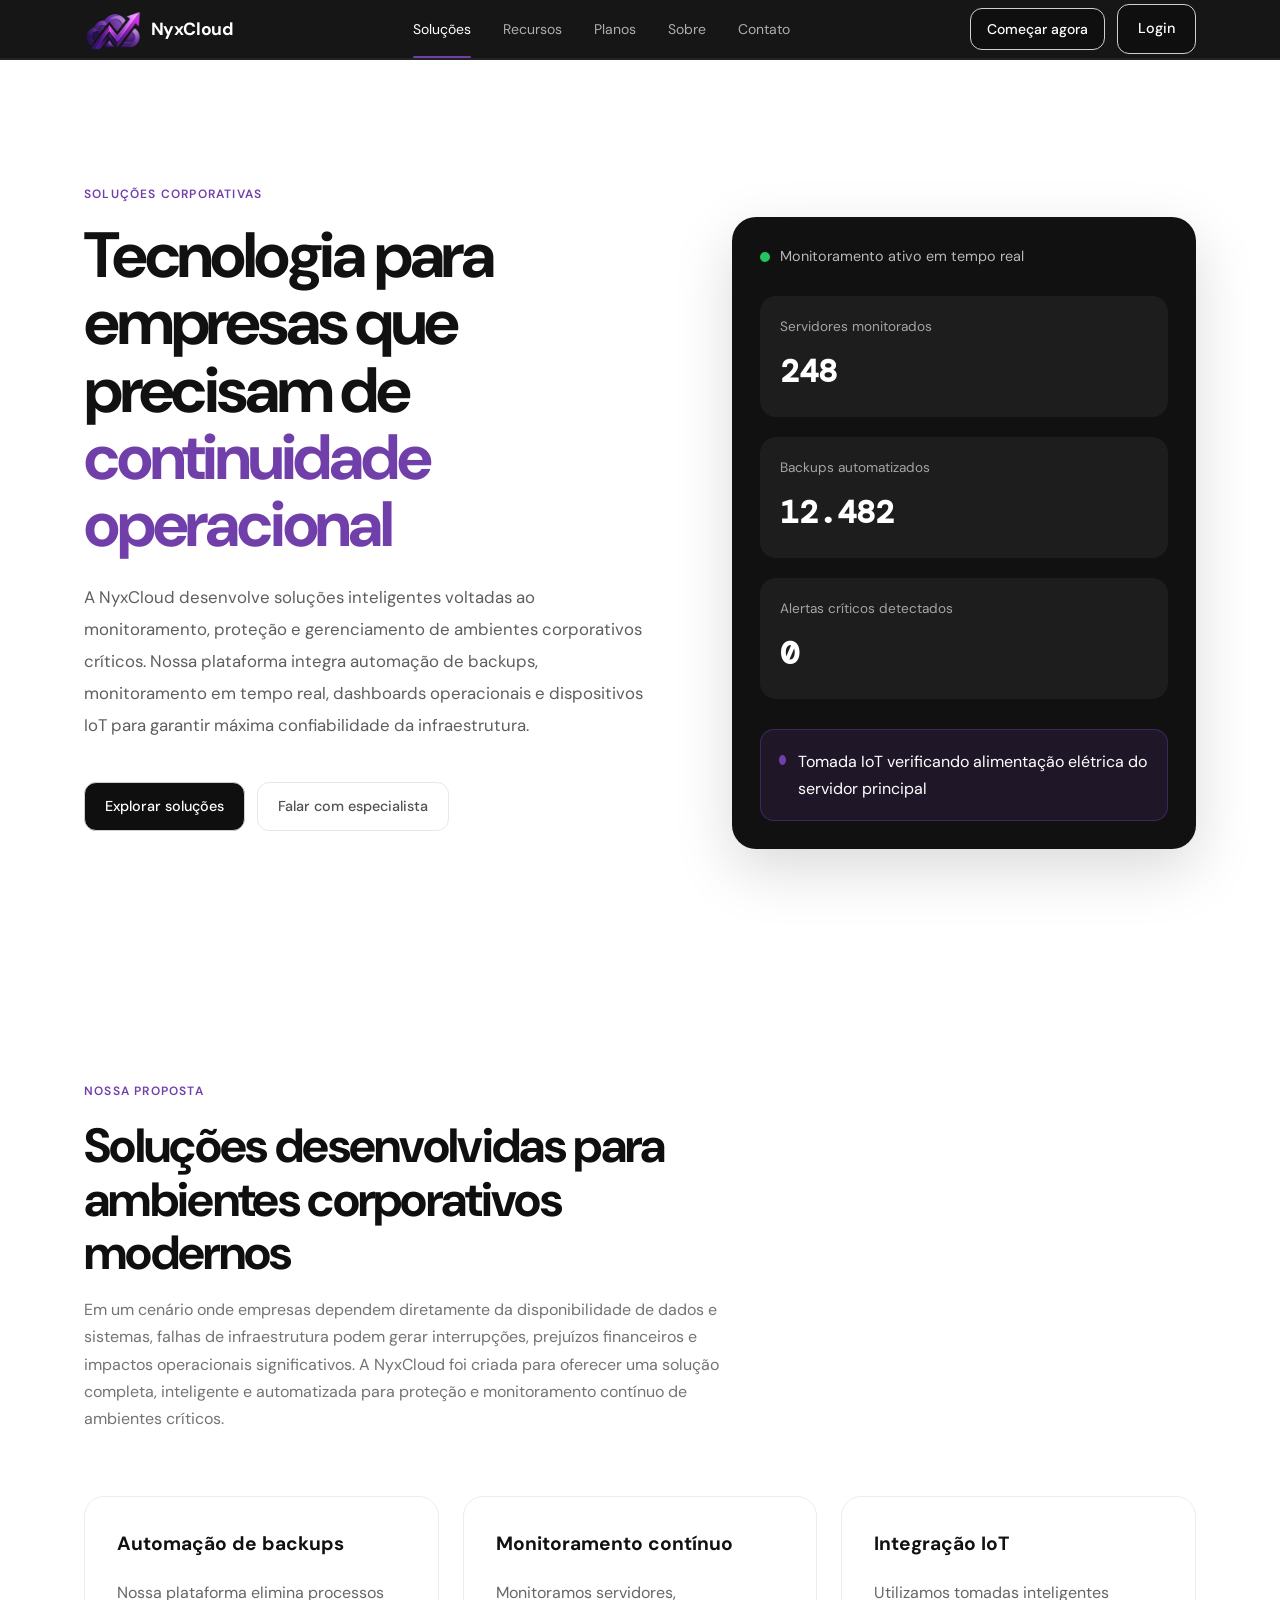
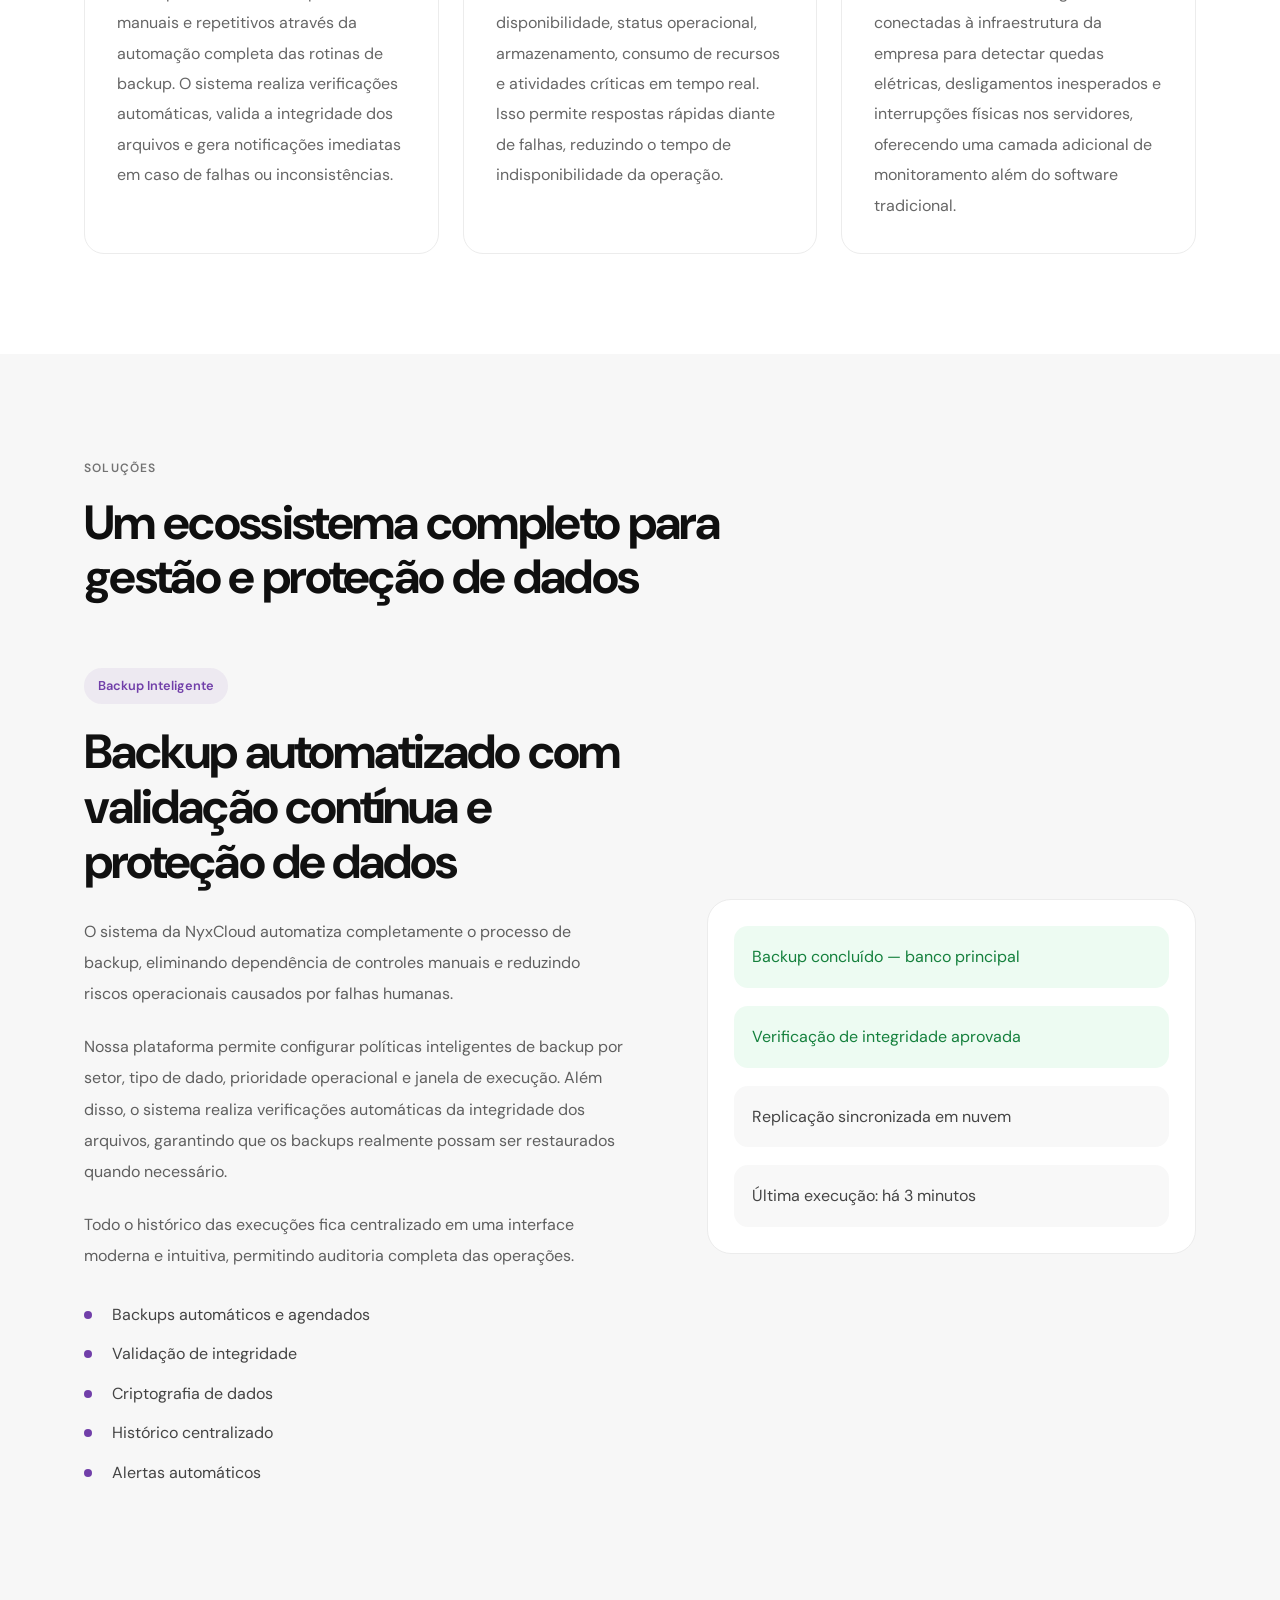
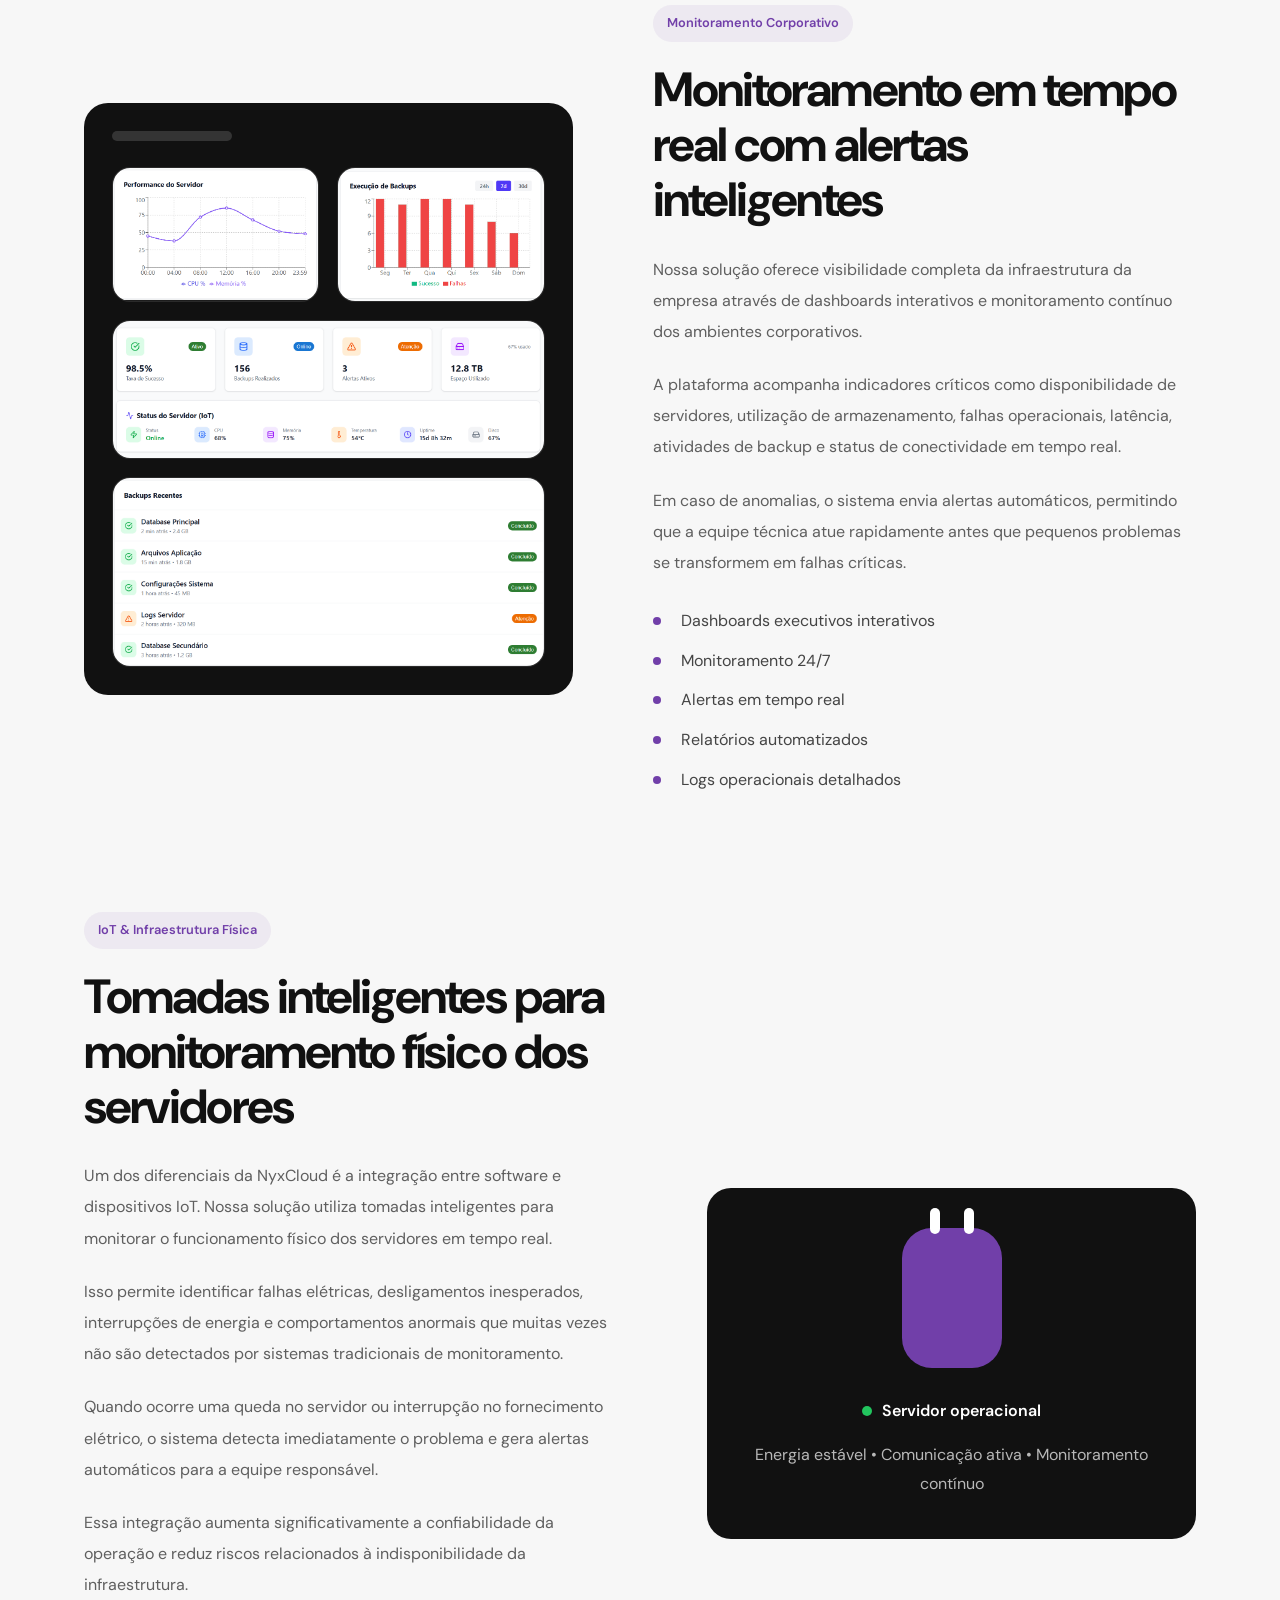
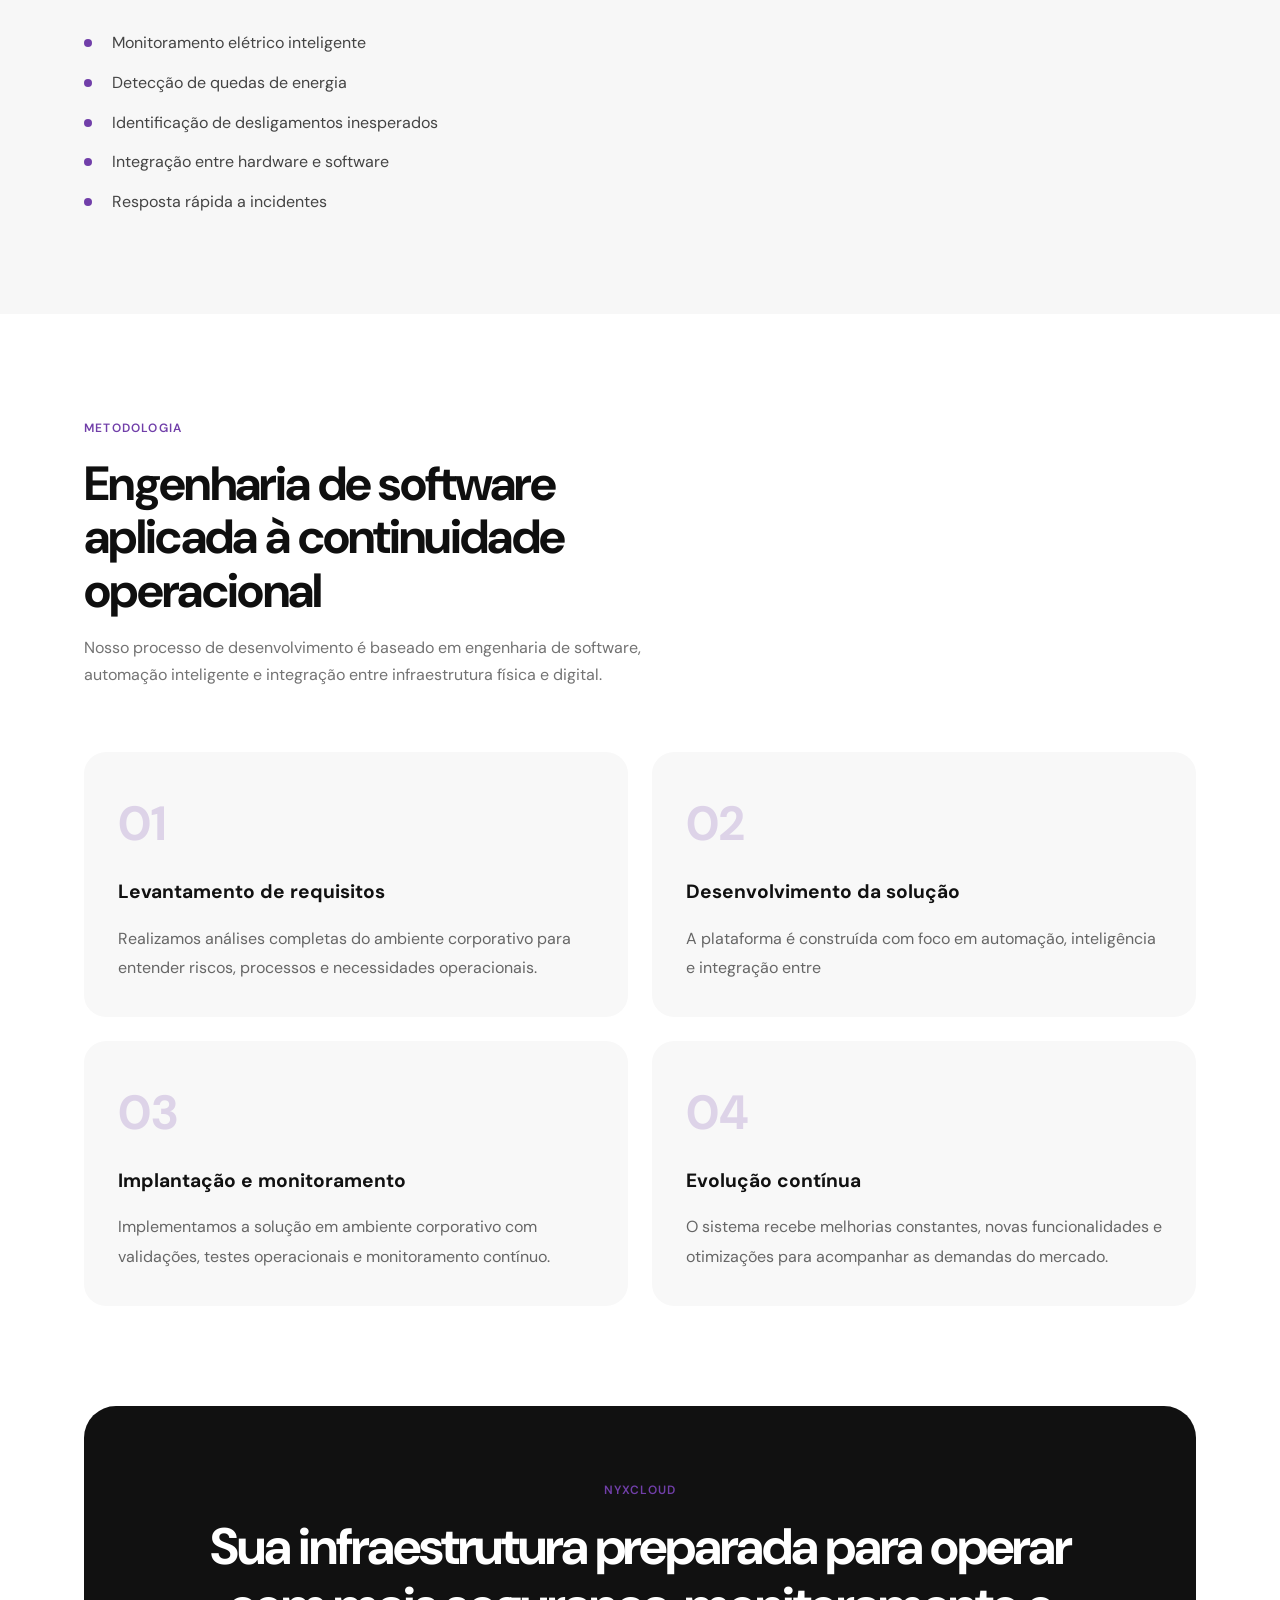
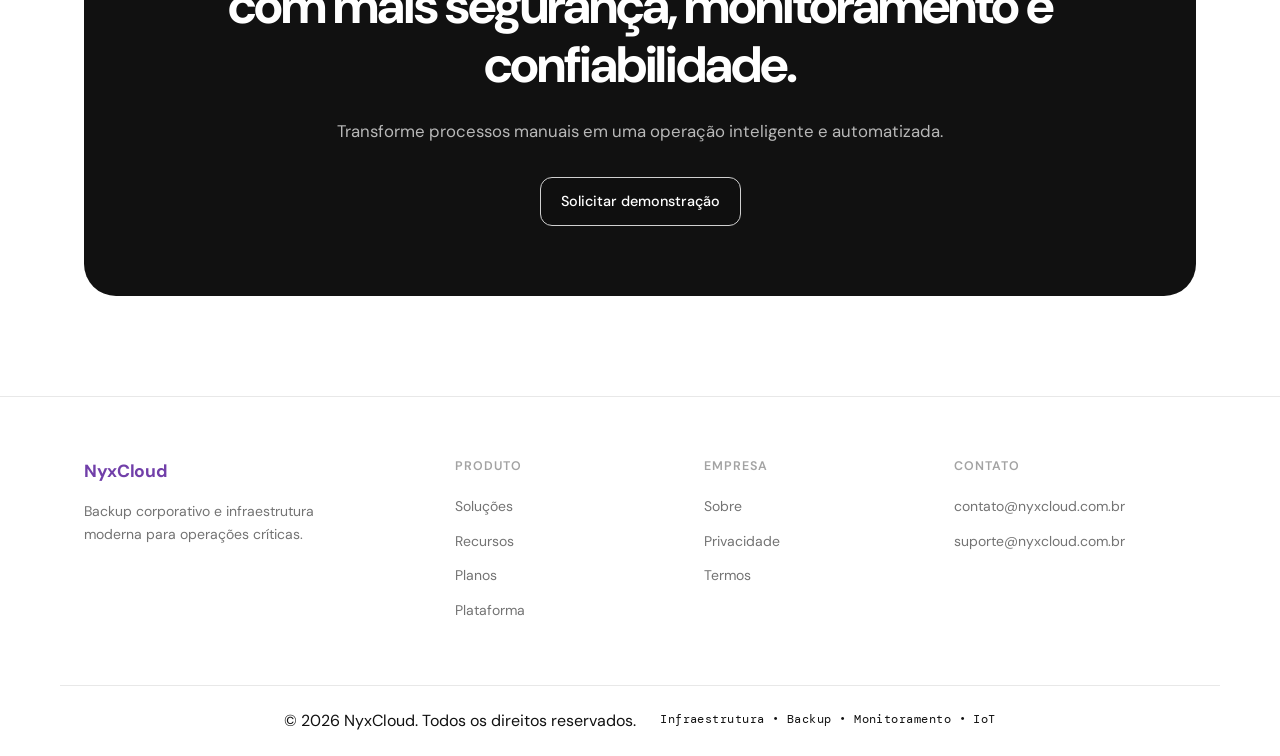
<file: solucoes.html>
<!DOCTYPE html>
<html lang="pt-BR">
<head>
  <meta charset="UTF-8" />
  <meta name="viewport" content="width=device-width, initial-scale=1.0" />

  <title>NyxCloud — Soluções Corporativas</title>

  <link rel="preconnect" href="https://fonts.googleapis.com">
  <link rel="preconnect" href="https://fonts.gstatic.com" crossorigin>

  <link href="https://fonts.googleapis.com/css2?family=DM+Sans:wght@300;400;500;600;700&family=DM+Mono:wght@400;500&display=swap" rel="stylesheet">

  <link rel="stylesheet" href="css/style.css">
  <link rel="stylesheet" href="css/solucoes.css">
  <link rel="icon" type="image/x-icon" href="img/fav.ico">
</head>
<body>

  <!-- HEADER -->
  <header class="header" id="header">
    <div class="container nav-container">

       <a href="index.html" class="logo">
        <img src="img/icone.png" alt="imglogo"> NyxCloud
      </a>

      <nav class="nav" id="nav">
        <a href="solucoes.html" class="nav-active">Soluções</a>
        <a href="index.html#features">Recursos</a>
        <a href="index.html#pricing">Planos</a>
        <a href="about.html">Sobre</a>
        <a href="index.html#contact">Contato</a>
      </nav>

      <div class="nav-actions">
        <a href="index.html#contact" class="btn btn-primary btn-sm">
          Começar agora
        </a>
        <a href="back/index.php" class="btn btn-primary">Login</a>

        <button class="menu-toggle" id="menuToggle">
          <span></span>
          <span></span>
        </button>
      </div>

    </div>

    <div class="mobile-menu" id="mobileMenu">
      <a href="solucoes.html" class="nav-active-mobile">Soluções</a>
      <a href="index.html#features">Recursos</a>
      <a href="index.html#pricing">Planos</a>
      <a href="about.html">Sobre</a>
      <a href="index.html#contact">Contato</a>

      <a href="index.html#contact" class="btn btn-primary">
        Começar agora
      </a>
    </div>
  </header>

  <!-- HERO -->
  <section class="solutions-hero">
    <div class="container solutions-hero-grid">

      <div class="solutions-hero-content reveal">
        <span class="eyebrow" style="color: #713fa9;">Soluções corporativas</span>

        <h1>
          Tecnologia para empresas que precisam de
          <span>continuidade operacional</span>
        </h1>

        <p>
          A NyxCloud desenvolve soluções inteligentes voltadas ao monitoramento,
          proteção e gerenciamento de ambientes corporativos críticos. Nossa
          plataforma integra automação de backups, monitoramento em tempo real,
          dashboards operacionais e dispositivos IoT para garantir máxima
          confiabilidade da infraestrutura.
        </p>

        <div class="hero-actions">
          <a href="#solucoes" class="btn btn-primary">
            Explorar soluções
          </a>

          <a href="index.html#contact" class="btn btn-ghost">
            Falar com especialista
          </a>
        </div>
      </div>

      <div class="solutions-hero-card reveal">
        <div class="hero-card">
          <div class="hero-card-top">
            <span class="status-live"></span>
            Monitoramento ativo em tempo real
          </div>

          <div class="hero-card-body">

            <div class="hero-metric">
              <span>Servidores monitorados</span>
              <strong>248</strong>
            </div>

            <div class="hero-metric">
              <span>Backups automatizados</span>
              <strong>12.482</strong>
            </div>

            <div class="hero-metric">
              <span>Alertas críticos detectados</span>
              <strong>0</strong>
            </div>

            <div class="hero-card-alert">
              <div class="alert-dot"></div>
              Tomada IoT verificando alimentação elétrica do servidor principal
            </div>

          </div>
        </div>
      </div>

    </div>
  </section>

  <!-- INTRO -->
  <section class="section">
    <div class="container">

      <div class="section-header reveal">
        <span class="eyebrow" style="color: #713fa9;">Nossa proposta</span>

        <h2>
          Soluções desenvolvidas para ambientes corporativos modernos
        </h2>

        <p>
          Em um cenário onde empresas dependem diretamente da disponibilidade de
          dados e sistemas, falhas de infraestrutura podem gerar interrupções,
          prejuízos financeiros e impactos operacionais significativos. A
          NyxCloud foi criada para oferecer uma solução completa, inteligente e
          automatizada para proteção e monitoramento contínuo de ambientes
          críticos.
        </p>
      </div>

      <div class="intro-grid">

        <div class="intro-card reveal">
          <h3>Automação de backups</h3>

          <p>
            Nossa plataforma elimina processos manuais e repetitivos através da
            automação completa das rotinas de backup. O sistema realiza
            verificações automáticas, valida a integridade dos arquivos e gera
            notificações imediatas em caso de falhas ou inconsistências.
          </p>
        </div>

        <div class="intro-card reveal">
          <h3>Monitoramento contínuo</h3>

          <p>
            Monitoramos servidores, disponibilidade, status operacional,
            armazenamento, consumo de recursos e atividades críticas em tempo
            real. Isso permite respostas rápidas diante de falhas, reduzindo o
            tempo de indisponibilidade da operação.
          </p>
        </div>

        <div class="intro-card reveal">
          <h3>Integração IoT</h3>

          <p>
            Utilizamos tomadas inteligentes conectadas à infraestrutura da
            empresa para detectar quedas elétricas, desligamentos inesperados e
            interrupções físicas nos servidores, oferecendo uma camada adicional
            de monitoramento além do software tradicional.
          </p>
        </div>

      </div>

    </div>
  </section>

  <!-- SOLUÇÕES -->
  <section class="section section-muted" id="solucoes">
    <div class="container">

      <div class="section-header reveal">
        <span class="eyebrow">Soluções</span>

        <h2>
          Um ecossistema completo para gestão e proteção de dados
        </h2>
      </div>

      <!-- BACKUP -->
      <div class="solution-detail reveal" id="backup">

        <div class="solution-detail-text">
          <span class="solution-tag" >Backup Inteligente</span>

          <h3>
            Backup automatizado com validação contínua e proteção de dados
          </h3>

          <p>
            O sistema da NyxCloud automatiza completamente o processo de backup,
            eliminando dependência de controles manuais e reduzindo riscos
            operacionais causados por falhas humanas.
          </p>

          <p>
            Nossa plataforma permite configurar políticas inteligentes de backup
            por setor, tipo de dado, prioridade operacional e janela de
            execução. Além disso, o sistema realiza verificações automáticas da
            integridade dos arquivos, garantindo que os backups realmente possam
            ser restaurados quando necessário.
          </p>

          <p>
            Todo o histórico das execuções fica centralizado em uma interface
            moderna e intuitiva, permitindo auditoria completa das operações.
          </p>

          <ul class="solution-list">
            <li>Backups automáticos e agendados</li>
            <li>Validação de integridade</li>
            <li>Criptografia de dados</li>
            <li>Histórico centralizado</li>
            <li>Alertas automáticos</li>
          </ul>
        </div>

        <div class="solution-visual">
          <div class="visual-card">
            <div class="visual-line success">
              Backup concluído — banco principal
            </div>

            <div class="visual-line success">
              Verificação de integridade aprovada
            </div>

            <div class="visual-line">
              Replicação sincronizada em nuvem
            </div>

            <div class="visual-line">
              Última execução: há 3 minutos
            </div>
          </div>
        </div>

      </div>

      <!-- MONITORAMENTO -->
      <div class="solution-detail reverse reveal" id="monitoramento">

        <div class="solution-visual">
          <div class="dashboard-preview">
            <div class="dashboard-bar"></div>

            <div class="dashboard-grid">
              <div class="dashboard-box"><img src="img/Captura de tela 2026-05-29 102207.png" alt=""></div>
              <div class="dashboard-box"><img src="img/Captura de tela 2026-05-29 102141.png" alt=""></div>
              <div class="dashboard-chart"><img src="img/Captura de tela 2026-05-29 101810.png" alt=""></div>
              <div class="dashboard-chart"><img src="img/Captura de tela 2026-05-29 102235.png" alt=""></div>
            </div>
          </div>
        </div>

        <div class="solution-detail-text">
          <span class="solution-tag">Monitoramento Corporativo</span>

          <h3>
            Monitoramento em tempo real com alertas inteligentes
          </h3>

          <p>
            Nossa solução oferece visibilidade completa da infraestrutura da
            empresa através de dashboards interativos e monitoramento contínuo
            dos ambientes corporativos.
          </p>

          <p>
            A plataforma acompanha indicadores críticos como disponibilidade de
            servidores, utilização de armazenamento, falhas operacionais,
            latência, atividades de backup e status de conectividade em tempo
            real.
          </p>

          <p>
            Em caso de anomalias, o sistema envia alertas automáticos,
            permitindo que a equipe técnica atue rapidamente antes que pequenos
            problemas se transformem em falhas críticas.
          </p>

          <ul class="solution-list">
            <li>Dashboards executivos interativos</li>
            <li>Monitoramento 24/7</li>
            <li>Alertas em tempo real</li>
            <li>Relatórios automatizados</li>
            <li>Logs operacionais detalhados</li>
          </ul>
        </div>

      </div>

      <!-- IOT -->
      <div class="solution-detail reveal" id="iot">

        <div class="solution-detail-text">
          <span class="solution-tag">IoT & Infraestrutura Física</span>

          <h3>
            Tomadas inteligentes para monitoramento físico dos servidores
          </h3>

          <p>
            Um dos diferenciais da NyxCloud é a integração entre software e
            dispositivos IoT. Nossa solução utiliza tomadas inteligentes para
            monitorar o funcionamento físico dos servidores em tempo real.
          </p>

          <p>
            Isso permite identificar falhas elétricas, desligamentos
            inesperados, interrupções de energia e comportamentos anormais que
            muitas vezes não são detectados por sistemas tradicionais de
            monitoramento.
          </p>

          <p>
            Quando ocorre uma queda no servidor ou interrupção no fornecimento
            elétrico, o sistema detecta imediatamente o problema e gera alertas
            automáticos para a equipe responsável.
          </p>

          <p>
            Essa integração aumenta significativamente a confiabilidade da
            operação e reduz riscos relacionados à indisponibilidade da
            infraestrutura.
          </p>

          <ul class="solution-list">
            <li>Monitoramento elétrico inteligente</li>
            <li>Detecção de quedas de energia</li>
            <li>Identificação de desligamentos inesperados</li>
            <li>Integração entre hardware e software</li>
            <li>Resposta rápida a incidentes</li>
          </ul>
        </div>

        <div class="solution-visual">
          <div class="iot-card">
            <div class="iot-plug"></div>

            <div class="iot-status">
              <span class="iot-dot"></span>
              Servidor operacional
            </div>

            <p>
              Energia estável • Comunicação ativa • Monitoramento contínuo
            </p>
          </div>
        </div>

      </div>

    </div>
  </section>

  <!-- METODOLOGIA -->
  <section class="section">
    <div class="container">

      <div class="section-header reveal">
        <span class="eyebrow" style="color: #713fa9;">Metodologia</span>

        <h2>
          Engenharia de software aplicada à continuidade operacional
        </h2>

        <p>
          Nosso processo de desenvolvimento é baseado em engenharia de software,
          automação inteligente e integração entre infraestrutura física e
          digital.
        </p>
      </div>

      <div class="method-grid">

        <div class="method-card reveal">
          <span>01</span>
          <h3>Levantamento de requisitos</h3>

          <p>
            Realizamos análises completas do ambiente corporativo para entender
            riscos, processos e necessidades operacionais.
          </p>
        </div>

        <div class="method-card reveal">
          <span>02</span>
          <h3>Desenvolvimento da solução</h3>

          <p>
            A plataforma é construída com foco em automação, inteligência e integração entre
          </p>
        </div>

        <div class="method-card reveal">
          <span>03</span>
          <h3>Implantação e monitoramento</h3>

          <p>
            Implementamos a solução em ambiente corporativo com validações,
            testes operacionais e monitoramento contínuo.
          </p>
        </div>

        <div class="method-card reveal">
          <span>04</span>
          <h3>Evolução contínua</h3>

          <p>
            O sistema recebe melhorias constantes, novas funcionalidades e
            otimizações para acompanhar as demandas do mercado.
          </p>
        </div>

      </div>

    </div>
  </section>

  <!-- CTA -->
  <section class="solutions-cta">
    <div class="container">

      <div class="cta-box reveal">
        <span class="eyebrow" style="color: #713fa9;">NyxCloud</span>

        <h2>
          Sua infraestrutura preparada para operar com mais segurança,
          monitoramento e confiabilidade.
        </h2>

        <p>
          Transforme processos manuais em uma operação inteligente e automatizada.
        </p>

        <a href="index.html#contact" class="btn btn-primary">
          Solicitar demonstração
        </a>
      </div>

    </div>
  </section>

  <!-- FOOTER -->
  <footer class="footer">
    <div class="container footer-grid">

      <div class="footer-brand">
        <a href="index.html" class="logo logo-footer" >
          NyxCloud
        </a>

        <p>
          Backup corporativo e infraestrutura moderna para operações críticas.
        </p>
      </div>

      <div class="footer-col">
        <h5>Produto</h5>

        <a href="solucoes.html">Soluções</a>
        <a href="index.html#features">Recursos</a>
        <a href="index.html#pricing">Planos</a>
        <a href="index.html#dashboard">Plataforma</a>
      </div>

      <div class="footer-col">
        <h5>Empresa</h5>

        <a href="about.html">Sobre</a>
        <a href="#">Privacidade</a>
        <a href="#">Termos</a>
      </div>

      <div class="footer-col">
        <h5>Contato</h5>

        <a href="#">contato@nyxcloud.com.br</a>
        <a href="#">suporte@nyxcloud.com.br</a>
      </div>

    </div>

    <div class="container footer-bottom">
      <span>
        © 2026 NyxCloud. Todos os direitos reservados.
      </span>

      <span class="footer-cert">
        Infraestrutura • Backup • Monitoramento • IoT
      </span>
    </div>
  </footer>

  <script src="solucoes.js"></script>

</body>
</html>
</file>
<file: css/style.css>
/* ============================================
   NYXCLOUD — style.css
   Premium SaaS · Monochromatic · Production
   ============================================ */

/* ============================================
   RESET & BASE
============================================ */


*, *::before, *::after {
  margin: 0;
  padding: 0;
  box-sizing: border-box;
}

html {
  scroll-behavior: smooth;
  -webkit-text-size-adjust: 100%;
}

body {
  font-family: "DM Sans", system-ui, sans-serif;
  background: #ffffff;
  color: #111111;
  line-height: 1.6;
  overflow-x: hidden;
  -webkit-font-smoothing: antialiased;
}

img, svg {
  display: block;
  max-width: 100%;
}

a {
  text-decoration: none;
  color: inherit;
}

button, input, textarea, select {
  font-family: inherit;
  font-size: inherit;
}

/* ============================================
   DESIGN TOKENS
============================================ */

:root {
  /* Colors */
  --ink:         #0f0f0f;
  --ink-soft:    #1a1a1a;
  --white:       #ffffff;

  --gray-50:     #f7f7f7;
  --gray-100:    #f2f2f2;
  --gray-200:    #e8e8e8;
  --gray-300:    #d4d4d4;
  --gray-400:    #a3a3a3;
  --gray-500:    #737373;
  --gray-600:    #525252;

  /* Borders */
  --border:         1px solid #e8e8e8;
  --border-dark:    1px solid #d0d0d0;

  /* Radius */
  --r-sm:    8px;
  --r-md:    12px;
  --r-lg:    16px;
  --r-xl:    20px;

  /* Shadows */
  --shadow-xs:  0 1px 3px rgba(0,0,0,0.05);
  --shadow-sm:  0 2px 8px rgba(0,0,0,0.06), 0 1px 3px rgba(0,0,0,0.04);
  --shadow-md:  0 8px 24px rgba(0,0,0,0.07), 0 2px 6px rgba(0,0,0,0.04);

  /* Layout */
  --max-w:   1160px;
  --pad-x:   24px;

  /* Section spacing */
  --section-y:     100px;
  --section-y-sm:  64px;
}

/* ============================================
   LAYOUT UTILITIES
============================================ */

.container {
  width: 100%;
  max-width: var(--max-w);
  margin: 0 auto;
  padding: 0 var(--pad-x);
}

.section {
  padding: var(--section-y) 0;
}

.section-muted {
  background: var(--gray-50);
}

.w-full {
  width: 100%;
}

/* ============================================
   TYPOGRAPHY
============================================ */

.eyebrow {
  display: inline-block;
  font-size: 0.75rem;
  font-weight: 600;
  letter-spacing: 0.1em;
  text-transform: uppercase;
  color: var(--gray-500);
  margin-bottom: 18px;
}

.section-header {
  max-width: 640px;
  margin-bottom: 64px;
}

.section-header h2 {
  font-size: clamp(1.9rem, 4vw, 3rem);
  font-weight: 700;
  line-height: 1.12;
  letter-spacing: -0.035em;
  margin-bottom: 16px;
  color: var(--ink);
}

.section-header p {
  font-size: 1rem;
  color: var(--gray-500);
  line-height: 1.7;
}

/* ============================================
   BUTTONS
============================================ */

.btn {
  display: inline-flex;
  align-items: center;
  justify-content: center;
  gap: 8px;
  padding: 12px 20px;
  border-radius: var(--r-md);
  font-size: 0.9rem;
  font-weight: 500;
  cursor: pointer;
  border: none;
  transition: background 0.2s ease, opacity 0.2s ease, color 0.2s ease;
  white-space: nowrap;
}

.btn-sm {
  padding: 9px 16px;
  font-size: 0.875rem;
}

.btn-primary {
  background: var(--ink);
  color: var(--white);
  border: var(--border-dark);
}

.btn-primary:hover {
  background: #713fa9;
  opacity: 0.88;
}

.btn-outline {
  background: transparent;
  color: var(--ink);
  border: var(--border-dark);
}

.btn-outline:hover {
  background: var(--gray-100);
}

.btn-ghost {
  background: transparent;
  color: var(--gray-600);
  border: var(--border);
}

.btn-ghost:hover {
  background: #713fa9;;
  color: var(--white);
}

/* ============================================
   HEADER
============================================ */

.header {
  position: sticky;
  top: 0;
  z-index: 100;
  background: rgba(15, 15, 15, 0.97);
  backdrop-filter: blur(12px);
  -webkit-backdrop-filter: blur(12px);
  border-bottom: 1px solid rgba(255,255,255,0.07);
}

.nav-container {
  height: 58px;
  display: flex;
  align-items: center;
  justify-content: space-between;
  gap: 40px;
}

.logo {
  display: flex;
  align-items: center;
  gap: 8px;
  color: var(--white);
  font-size: 1.1rem;
  font-weight: 700;
  letter-spacing: -0.02em;
  flex-shrink: 0;
}

.logo svg {
  color: var(--white);
}

.nav {
  display: flex;
  align-items: center;
  gap: 32px;
  flex: 1;
  justify-content: center;
}

.nav a {
  color: rgba(255,255,255,0.65);
  font-size: 0.875rem;
  font-weight: 400;
  transition: color 0.2s ease;
}

.nav a:hover {
  color: var(--white);
}

.nav-actions {
  display: flex;
  align-items: center;
  gap: 12px;
  flex-shrink: 0;
}

/* Menu Toggle */
.menu-toggle {
  display: none;
  flex-direction: column;
  justify-content: center;
  gap: 5px;
  background: transparent;
  border: none;
  cursor: pointer;
  padding: 4px;
}

.menu-toggle span {
  width: 22px;
  height: 1.5px;
  background: var(--white);
  transition: transform 0.2s ease, opacity 0.2s ease;
  display: block;
}

/* Mobile Menu */
.mobile-menu {
  display: flex;
  flex-direction: column;
  gap: 0;
  background: #111111;
  border-top: 1px solid rgba(255,255,255,0.07);
  padding: 0 var(--pad-x);
  max-height: 0;
  overflow: hidden;
  transition: max-height 0.35s ease, padding 0.35s ease;
}

.mobile-menu.active {
  max-height: 420px;
  padding: 20px var(--pad-x) 28px;
  gap: 4px;
}

.mobile-menu a {
  color: rgba(255,255,255,0.75);
  font-size: 0.95rem;
  padding: 11px 0;
  border-bottom: 1px solid rgba(255,255,255,0.06);
  transition: color 0.2s ease;
}

.mobile-menu a:last-child {
  border-bottom: none;
  margin-top: 16px;
}

.mobile-menu .btn {
  display: flex;
  width: 100%;
}

/* ============================================
   HERO
============================================ */

.hero {
  padding-top: 80px;
  padding-bottom: 100px;
  overflow: hidden;
}

.hero-grid {
  display: grid;
  grid-template-columns: 1fr 1fr;
  gap: 72px;
  align-items: center;
}

.hero-content h1 {
  font-size: clamp(2.2rem, 5vw, 3.8rem);
  font-weight: 700;
  line-height: 1.06;
  letter-spacing: -0.045em;
  margin-bottom: 22px;
  color: var(--ink);
}

.hero-content p {
  font-size: 1.05rem;
  color: var(--gray-500);
  line-height: 1.75;
  max-width: 480px;
  margin-bottom: 36px;
}

.hero-actions {
  display: flex;
  align-items: center;
  gap: 12px;
  margin-bottom: 56px;
}

.hero-stats {
  display: flex;
  align-items: center;
  gap: 0;
}

.stat-item {
  padding-right: 32px;
}

.stat-item:last-child {
  padding-right: 0;
}

.stat-item strong {
  display: block;
  font-size: 1.35rem;
  font-weight: 700;
  letter-spacing: -0.03em;
  color: var(--ink);
  margin-bottom: 3px;
}

.stat-item span {
  font-size: 0.8rem;
  color: var(--gray-400);
  font-weight: 400;
}

.stat-divider {
  width: 1px;
  height: 36px;
  background: var(--gray-200);
  margin: 0 32px 0 0;
  flex-shrink: 0;
}

/* ============================================
   HERO DASHBOARD WINDOW
============================================ */

.hero-visual {
  position: relative;
}

.dash-window {
  background: var(--white);
  border: var(--border);
  border-radius: var(--r-xl);
  box-shadow: var(--shadow-md);
  overflow: hidden;
}

.dash-bar {
  display: flex;
  align-items: center;
  gap: 12px;
  padding: 14px 18px;
  border-bottom: var(--border);
  background: var(--gray-50);
}

.dash-dots {
  display: flex;
  gap: 5px;
}

.dash-dots span {
  width: 9px;
  height: 9px;
  border-radius: 50%;
  background: #713fa9;
}

.dash-label {
  font-size: 0.8rem;
  font-weight: 500;
  color: var(--gray-500);
  flex: 1;
  text-align: center;
}

.dash-status {
  display: flex;
  align-items: center;
  gap: 6px;
  font-size: 0.75rem;
  color: var(--gray-500);
  font-family: "DM Mono", monospace;
}

.dot-live {
  width: 6px;
  height: 6px;
  border-radius: 50%;
  background: #22c55e;
  display: inline-block;
  animation: pulse-live 2s ease infinite;
}

@keyframes pulse-live {
  0%, 100% { opacity: 1; }
  50% { opacity: 0.4; }
}

.dash-body {
  padding: 18px;
  display: flex;
  flex-direction: column;
  gap: 14px;
}

/* Metrics Row */
.dash-metrics {
  display: grid;
  grid-template-columns: repeat(3, 1fr);
  gap: 10px;
}

.dash-metric {
  background: var(--gray-150);
  border: var(--border);
  border-radius: var(--r-md);
  padding: 14px;
}

.metric-label {
  display: block;
  font-size: 0.72rem;
  color: var(--gray-400);
  margin-bottom: 6px;
  font-weight: 500;
}

.metric-value {
  display: block;
  font-size: 1.35rem;
  font-weight: 700;
  letter-spacing: -0.03em;
  color: var(--ink);
  margin-bottom: 8px;
  font-family: "DM Mono", monospace;
}

.metric-bar {
  height: 3px;
  background: var(--gray-200);
  border-radius: 99px;
}

.metric-fill {
  height: 100%;
  background: var(--ink);
  border-radius: 99px;
}

.metric-trend {
  font-size: 0.72rem;
  color: var(--gray-400);
  font-family: "DM Mono", monospace;
}

.metric-trend.up {
  color: #16a34a;
}

/* Chart */
.dash-chart-wrap {
  background: var(--gray-50);
  border: var(--border);
  border-radius: var(--r-md);
  padding: 16px;
}

.dash-chart-header {
  display: flex;
  justify-content: space-between;
  align-items: center;
  margin-bottom: 14px;
}

.dash-chart-header span {
  font-size: 0.78rem;
  font-weight: 500;
  color: var(--gray-600);
}

.chart-period {
  font-size: 0.72rem !important;
  color: var(--gray-400) !important;
  font-family: "DM Mono", monospace;
}

.dash-chart {
  height: 100px;
}

.chart-bars {
  height: 100%;
  display: flex;
  align-items: flex-end;
  gap: 6px;
}

.bar-col {
  flex: 1;
  display: flex;
  flex-direction: column;
  align-items: center;
  height: 100%;
  gap: 4px;
}

.bar {
  width: 100%;
  background: var(--gray-200);
  border-radius: 4px 4px 0 0;
  transition: background 0.2s;
  flex-shrink: 0;
}

.bar.active {
  background: var(--ink);
}

.bar-col span {
  font-size: 0.62rem;
  color: var(--gray-400);
  font-family: "DM Mono", monospace;
  white-space: nowrap;
}

/* Activity */
.dash-activity {
  background: var(--gray-50);
  border: var(--border);
  border-radius: var(--r-md);
  padding: 14px;
}

.activity-header {
  font-size: 0.78rem;
  font-weight: 500;
  color: var(--gray-600);
  margin-bottom: 12px;
}

.activity-item {
  display: flex;
  align-items: center;
  gap: 10px;
  padding: 7px 0;
  border-bottom: var(--border);
}

.activity-item:last-child {
  border-bottom: none;
  padding-bottom: 0;
}

.act-dot {
  width: 6px;
  height: 6px;
  border-radius: 50%;
  flex-shrink: 0;
}

.act-dot.success { background: #22c55e; }
.act-dot.pending { background: var(--gray-300); }

.act-text {
  font-size: 0.78rem;
  color: var(--gray-600);
  flex: 1;
}

.act-time {
  font-size: 0.7rem;
  color: var(--gray-400);
  font-family: "DM Mono", monospace;
  white-space: nowrap;
}

/* ============================================
   TRUST
============================================ */

.trust-section {
  padding: 56px 0;
  border-top: var(--border);
  border-bottom: var(--border);
}

.trust-label {
  text-align: center;
  font-size: 0.8rem;
  color: var(--gray-400);
  margin-bottom: 28px;
  font-weight: 400;
}

.trust-logos {
  display: flex;
  align-items: center;
  justify-content: center;
  gap: 48px;
  flex-wrap: wrap;
}

.trust-logos span {
  font-size: 0.95rem;
  font-weight: 600;
  color: var(--gray-300);
  letter-spacing: 0.01em;
  transition: color 0.2s ease;
}

.trust-logos span:hover {
  color: var(--gray-400);
}

/* ============================================
   SOLUTIONS
============================================ */

.solutions-grid {
  display: grid;
  grid-template-columns: repeat(3, 1fr);
  gap: 1px;
  background: var(--gray-200);
  border: var(--border);
  border-radius: var(--r-lg);
  overflow: hidden;
}

.solution-card {
  background: var(--white);
  padding: 36px 32px;
  transition: background 0.2s ease;
}

.solution-card:hover {
  background: var(--gray-50);
}

.icon-wrap {
  width: 40px;
  height: 40px;
  display: flex;
  align-items: center;
  justify-content: center;
  background: var(--gray-100);
  border-radius: var(--r-sm);
  margin-bottom: 22px;
  color: var(--gray-600);
}

.solution-card h3 {
  font-size: 1rem;
  font-weight: 600;
  color: var(--ink);
  margin-bottom: 10px;
  letter-spacing: -0.01em;
}

.solution-card p {
  font-size: 0.9rem;
  color: var(--gray-700);
  line-height: 1.65;
  margin-bottom: 20px;
}

.card-link {
  font-size: 0.82rem;
  font-weight: 500;
  color: #713fa9;
  transition: color 0.2s ease;
}

.card-link:hover {
  color: #5a2d7a;
}

/* ============================================
   FEATURES
============================================ */

.features-grid {
  display: grid;
  grid-template-columns: repeat(3, 1fr);
  gap: 0;
}

.feature-item {
  padding: 36px 32px;
  border-top: var(--border);
  border-right: var(--border);
}

.feature-item:nth-child(3n) {
  border-right: none;
}

.feature-item h3 {
  font-size: 0.95rem;
  font-weight: 600;
  color: var(--ink);
  margin-bottom: 10px;
  letter-spacing: -0.01em;
}

.feature-item p {
  font-size: 0.88rem;
  color: var(--gray-500);
  line-height: 1.65;
}

/* ============================================
   DASHBOARD PREVIEW SECTION
============================================ */

.dash-preview-section {
  display: grid;
  grid-template-columns: 1fr 1.1fr;
  gap: 80px;
  align-items: center;
}

.dash-preview-text h2 {
  font-size: clamp(1.8rem, 3.5vw, 2.6rem);
  font-weight: 700;
  line-height: 1.15;
  letter-spacing: -0.035em;
  margin-bottom: 18px;
  color: var(--ink);
}

.dash-preview-text p {
  font-size: 0.95rem;
  color: var(--gray-500);
  line-height: 1.75;
  margin-bottom: 32px;
}

.feature-list {
  list-style: none;
  display: flex;
  flex-direction: column;
  gap: 12px;
}

.feature-list li {
  display: flex;
  align-items: center;
  gap: 10px;
  font-size: 0.9rem;
  color: var(--gray-600);
}

.feature-list svg {
  flex-shrink: 0;
  color: var(--gray-400);
}

/* Preview Window */
.preview-window {
  background: var(--white);
  border: var(--border);
  border-radius: var(--r-xl);
  box-shadow: var(--shadow-md);
  overflow: hidden;
}

.preview-topbar {
  display: flex;
  align-items: center;
  justify-content: space-between;
  padding: 12px 18px;
  border-bottom: var(--border);
  background: var(--gray-50);
}

.preview-nav-items {
  display: flex;
  gap: 4px;
}

.pnav {
  font-size: 0.78rem;
  padding: 5px 10px;
  border-radius: var(--r-sm);
  color: var(--gray-400);
  cursor: pointer;
  font-weight: 500;
}

.pnav.active {
  background: var(--white);
  color: var(--ink);
  border: var(--border);
  box-shadow: var(--shadow-xs);
}

.preview-time {
  font-size: 0.72rem;
  color: var(--gray-400);
  font-family: "DM Mono", monospace;
}

.preview-body {
  padding: 18px;
  display: flex;
  flex-direction: column;
  gap: 14px;
}

.preview-kpis {
  display: grid;
  grid-template-columns: repeat(3, 1fr);
  gap: 10px;
}

.kpi-card {
  background: var(--gray-50);
  border: var(--border);
  border-radius: var(--r-md);
  padding: 14px;
}

.kpi-card span {
  display: block;
  font-size: 0.72rem;
  color: var(--gray-400);
  margin-bottom: 6px;
  font-weight: 500;
}

.kpi-card strong {
  display: block;
  font-size: 1.4rem;
  font-weight: 700;
  letter-spacing: -0.03em;
  color: var(--ink);
  margin-bottom: 4px;
  font-family: "DM Mono", monospace;
}

.kpi-status {
  font-size: 0.7rem;
  color: var(--gray-400);
  font-style: normal;
  font-family: "DM Mono", monospace;
}

.kpi-status.ok {
  color: #16a34a;
}

.preview-list-wrap {
  background: var(--gray-50);
  border: var(--border);
  border-radius: var(--r-md);
  overflow: hidden;
}

.plist-header {
  display: flex;
  justify-content: space-between;
  align-items: center;
  padding: 12px 16px;
  border-bottom: var(--border);
}

.plist-header span {
  font-size: 0.78rem;
  font-weight: 500;
  color: var(--gray-600);
}

.plist-view-all {
  font-size: 0.72rem !important;
  color: var(--gray-400) !important;
  cursor: pointer;
}

.plist-item {
  display: flex;
  align-items: center;
  gap: 10px;
  padding: 10px 16px;
  border-bottom: var(--border);
  background: var(--white);
  font-size: 0.78rem;
}

.plist-item:last-child {
  border-bottom: none;
}

.pstatus-dot {
  width: 6px;
  height: 6px;
  border-radius: 50%;
  flex-shrink: 0;
}

.pstatus-dot.ok { background: #22c55e; }
.pstatus-dot.running {
  background: #f59e0b;
  animation: pulse-live 1.5s ease infinite;
}

.plist-name {
  flex: 1;
  color: var(--gray-700);
  font-weight: 500;
  font-family: "DM Mono", monospace;
  font-size: 0.75rem !important;
  color: var(--ink) !important;
}

.plist-type {
  color: var(--gray-400) !important;
}

.plist-ts {
  color: var(--gray-400) !important;
  font-family: "DM Mono", monospace;
  white-space: nowrap;
}

/* ============================================
   PRICING
============================================ */

.pricing-grid {
  display: grid;
  grid-template-columns: repeat(3, 1fr);
  gap: 20px;
  align-items: start;
}

.pricing-card {
  background: var(--white);
  border: var(--border);
  border-radius: var(--r-xl);
  padding: 36px 32px;
  position: relative;
  transition: box-shadow 0.2s ease;
}

.pricing-card:hover {
  box-shadow: var(--shadow-sm);
}

.pricing-card.featured {
  border-color: var(--ink);
  padding-top: 28px;
}

.plan-badge {
  display: inline-block;
  padding: 4px 10px;
  color: var(--white);
  border-radius: 99px;
  font-size: 0.72rem;
  font-weight: 600;
  margin-bottom: 20px;
  letter-spacing: 0.02em;
}

.plan-header h3 {
  font-size: 1.1rem;
  font-weight: 700;
  color: var(--ink);
  margin-bottom: 8px;
  letter-spacing: -0.02em;
}

.plan-header p {
  font-size: 0.85rem;
  color: var(--gray-500);
  line-height: 1.6;
  margin-bottom: 28px;
}

.plan-price {
  margin-bottom: 28px;
  padding-bottom: 28px;
  border-bottom: var(--border);
}

.plan-price strong {
  font-size: 2.2rem;
  font-weight: 700;
  letter-spacing: -0.04em;
  color: var(--ink);
  font-family: "DM Mono", monospace;
}

.plan-price span {
  font-size: 0.875rem;
  color: var(--gray-500);
  margin-left: 2px;
}

.plan-features {
  list-style: none;
  display: flex;
  flex-direction: column;
  gap: 0;
  margin-bottom: 28px;
}

.plan-features li {
  padding: 11px 0;
  font-size: 0.875rem;
  color: var(--gray-600);
  border-bottom: var(--border);
  display: flex;
  align-items: center;
  gap: 8px;
}

.plan-features li::before {
  content: '';
  width: 5px;
  height: 5px;
  border-radius: 50%;
  background: var(--gray-300);
  flex-shrink: 0;
}

.plan-features li:last-child {
  border-bottom: none;
}

/* ============================================
   TESTIMONIALS
============================================ */

.testimonial-slider {
  max-width: 720px;
}

.testimonial {
  display: none;
  background: var(--white);
  border: var(--border);
  border-radius: var(--r-xl);
  padding: 44px;
}

.testimonial.active {
  display: block;
}

.testimonial blockquote {
  font-size: 1.15rem;
  line-height: 1.65;
  color: var(--ink);
  font-weight: 400;
  margin-bottom: 30px;
  font-style: italic;
}

.testimonial-author {
  display: flex;
  align-items: center;
  gap: 14px;
}

.author-avatar {
  width: 40px;
  height: 40px;
  border-radius: 50%;
  background: var(--gray-100);
  border: var(--border);
  display: flex;
  align-items: center;
  justify-content: center;
  font-size: 0.75rem;
  font-weight: 600;
  color: var(--gray-500);
  flex-shrink: 0;
}

.testimonial-author strong {
  display: block;
  font-size: 0.9rem;
  font-weight: 600;
  color: var(--ink);
  margin-bottom: 2px;
}

.testimonial-author span {
  font-size: 0.82rem;
  color: var(--gray-500);
}

.testimonial-footer {
  display: flex;
  align-items: center;
  justify-content: space-between;
  margin-top: 20px;
}

.testimonial-dots {
  display: flex;
  gap: 6px;
}

.dot {
  width: 6px;
  height: 6px;
  border-radius: 50%;
  background: var(--gray-300);
  border: none;
  cursor: pointer;
  padding: 0;
  transition: background 0.2s ease, transform 0.2s ease;
}

.dot.active {
  background: var(--ink);
  transform: scale(1.3);
}

.testimonial-nav {
  display: flex;
  gap: 8px;
}

.testimonial-nav button {
  width: 36px;
  height: 36px;
  border-radius: var(--r-sm);
  border: var(--border);
  background: var(--white);
  cursor: pointer;
  font-size: 0.9rem;
  color: var(--gray-500);
  transition: background 0.2s ease, color 0.2s ease;
}

.testimonial-nav button:hover {
  background: var(--gray-100);
  color: var(--ink);
}

/* ============================================
   ABOUT
============================================ */

.about-grid {
  display: grid;
  grid-template-columns: 1fr 1fr;
  gap: 80px;
  align-items: start;
}

.about-text h2 {
  font-size: clamp(1.8rem, 3.5vw, 2.6rem);
  font-weight: 700;
  line-height: 1.15;
  letter-spacing: -0.035em;
  margin-bottom: 18px;
  color: var(--ink);
}

.about-text p {
  font-size: 0.95rem;
  color: var(--gray-500);
  line-height: 1.75;
  margin-bottom: 16px;
}

.about-text p:last-child {
  margin-bottom: 0;
}

.about-pillars {
  display: grid;
  grid-template-columns: 1fr 1fr;
  gap: 1px;
  background: var(--gray-200);
  border: var(--border);
  border-radius: var(--r-lg);
  overflow: hidden;
}

.pillar {
  background: var(--white);
  padding: 28px;
}

.pillar h4 {
  font-size: 0.9rem;
  font-weight: 600;
  color: var(--ink);
  margin-bottom: 10px;
  letter-spacing: -0.01em;
}

.pillar p {
  font-size: 0.85rem;
  color: var(--gray-500);
  line-height: 1.65;
}

/* ============================================
   CONTACT
============================================ */

.contact-grid {
  display: grid;
  grid-template-columns: 1fr 1.2fr;
  gap: 80px;
  align-items: start;
}

.contact-info h2 {
  font-size: clamp(1.8rem, 3.5vw, 2.6rem);
  font-weight: 700;
  line-height: 1.15;
  letter-spacing: -0.035em;
  margin-bottom: 18px;
  color: var(--ink);
}

.contact-info p {
  font-size: 0.95rem;
  color: var(--gray-500);
  line-height: 1.75;
  margin-bottom: 36px;
}

.contact-details {
  display: flex;
  flex-direction: column;
  gap: 20px;
}

.contact-detail-item {
  display: flex;
  flex-direction: column;
  gap: 3px;
}

.detail-label {
  font-size: 0.75rem;
  font-weight: 600;
  letter-spacing: 0.06em;
  text-transform: uppercase;
  color: var(--gray-400);
}

.contact-detail-item span:last-child {
  font-size: 0.9rem;
  color: var(--gray-600);
}

/* Contact Form */
.contact-form {
  background: var(--gray-50);
  border: var(--border);
  border-radius: var(--r-xl);
  padding: 36px;
}

.form-row {
  display: grid;
  grid-template-columns: 1fr 1fr;
  gap: 16px;
}

.form-group {
  margin-bottom: 18px;
}

.form-group:last-of-type {
  margin-bottom: 24px;
}

.form-group label {
  display: block;
  font-size: 0.82rem;
  font-weight: 500;
  color: var(--gray-600);
  margin-bottom: 7px;
}

.form-group input,
.form-group textarea {
  width: 100%;
  padding: 12px 14px;
  border: var(--border);
  border-radius: var(--r-md);
  background: var(--white);
  font-size: 0.9rem;
  color: var(--ink);
  outline: none;
  transition: border-color 0.2s ease, box-shadow 0.2s ease;
}

.form-group input::placeholder,
.form-group textarea::placeholder {
  color: var(--gray-300);
}

.form-group input:focus,
.form-group textarea:focus {
  border-color: var(--gray-400);
  box-shadow: 0 0 0 3px rgba(0,0,0,0.04);
}

.form-group textarea {
  resize: vertical;
  min-height: 110px;
}

.form-message {
  margin-top: 14px;
  font-size: 0.85rem;
  color: var(--gray-500);
  min-height: 20px;
}

/* ============================================
   FOOTER
============================================ */

.footer {
  border-top: var(--border);
  background: var(--white);
  padding-top: 60px;
}

.footer-grid {
  display: grid;
  grid-template-columns: 1.6fr 1fr 1fr 1.2fr;
  gap: 48px;
  padding-bottom: 52px;
}

.footer-brand .logo-footer {
  color: #713fa9;
  margin-bottom: 14px;
}

.footer-brand .logo-footer svg {
    color: #713fa9;
}

.footer-brand p {
  font-size: 0.875rem;
  color: var(--gray-500);
  line-height: 1.65;
  max-width: 260px;
}

.footer-col h5 {
  font-size: 0.78rem;
  font-weight: 600;
  letter-spacing: 0.08em;
  text-transform: uppercase;
  color: var(--gray-400);
  margin-bottom: 18px;
}

.footer-col a {
  display: block;
  font-size: 0.875rem;
  color: var(--gray-500);
  margin-bottom: 12px;
  transition: color 0.2s ease;
}

.footer-col a:hover {
    color: #713fa9;
}

.footer-socials {
  display: flex;
  gap: 8px;
  margin-top: 20px;
}

.footer-socials a {
  width: 34px;
  height: 34px;
  border: var(--border);
  border-radius: var(--r-sm);
  display: flex;
  align-items: center;
  justify-content: center;
  color: var(--gray-500);
  margin-bottom: 0;
  transition: color 0.2s ease, background 0.2s ease;
}

.footer-socials a:hover {
  background: var(--gray-100);
  color: var(--ink);
}
.footer-bottom {
  border-top: var(--border);
  padding: 22px 0;
  display: flex;
  flex-direction: column; /* Alinha em linha vertical */
  align-items: center;    /* Centraliza horizontalmente */
  justify-content: center;
  gap: 12px;              /* Cria um espaço saudável entre as duas linhas */
  text-align: center;
}

/* Ajuste para telas maiores (Desktop) ficarem lado a lado, mas ainda centralizados */
@media (min-width: 768px) {
  .footer-bottom {
    flex-direction: row;  /* Volta a ficar lado a lado no PC */
    gap: 24px;            /* Espaço entre eles no desktop */
  }
}
.footer-cert {
  font-family: "DM Mono", monospace;
  font-size: 0.72rem !important;
  letter-spacing: 0.04em;
}

/* ============================================
   SCROLL REVEAL
============================================ */

.reveal {
  opacity: 0;
  transform: translateY(16px);
  transition: opacity 0.6s ease, transform 0.6s ease;
}

.reveal.active {
  opacity: 1;
  transform: translateY(0);
}

/* ============================================
   RESPONSIVE — TABLET (≤1024px)
============================================ */

@media (max-width: 1024px) {

  :root {
    --section-y: 80px;
  }

  .hero-grid {
    grid-template-columns: 1fr;
    gap: 56px;
  }

  .hero-content h1 {
    font-size: clamp(2rem, 6vw, 3rem);
  }

  .hero-content p {
    max-width: 100%;
  }

  .dash-preview-section {
    grid-template-columns: 1fr;
    gap: 52px;
  }

  .about-grid {
    grid-template-columns: 1fr;
    gap: 48px;
  }

  .contact-grid {
    grid-template-columns: 1fr;
    gap: 52px;
  }

  .solutions-grid {
    grid-template-columns: repeat(2, 1fr);
  }

  .features-grid {
    grid-template-columns: repeat(2, 1fr);
  }

  .feature-item:nth-child(3n) {
    border-right: var(--border);
  }

  .feature-item:nth-child(2n) {
    border-right: none;
  }

  .pricing-grid {
    grid-template-columns: 1fr;
    max-width: 440px;
  }

  .footer-grid {
    grid-template-columns: repeat(2, 1fr);
    gap: 36px;
  }

  .trust-logos {
    gap: 32px;
  }

}

/* ============================================
   RESPONSIVE — MOBILE (≤768px)
============================================ */

@media (max-width: 768px) {

  :root {
    --section-y: 64px;
    --pad-x: 20px;
  }

  .nav {
    display: none;
  }

  .menu-toggle {
    display: flex;
  }

  .nav-actions .btn-sm {
    display: none;
  }

  .hero {
    padding-top: 56px;
    padding-bottom: 72px;
  }

  .hero-actions {
    flex-direction: column;
    align-items: stretch;
  }

  .hero-stats {
    flex-wrap: wrap;
    gap: 0;
  }

  .stat-item {
    padding: 0;
    min-width: 33.333%;
  }

  .stat-divider {
    display: none;
  }

  .dash-metrics {
    grid-template-columns: repeat(3, 1fr);
  }

  .solutions-grid {
    grid-template-columns: 1fr;
    gap: 1px;
  }

  .features-grid {
    grid-template-columns: 1fr;
  }

  .feature-item {
    border-right: none;
  }

  .pricing-grid {
    max-width: 100%;
  }

  .about-pillars {
    grid-template-columns: 1fr;
  }

  .testimonial {
    padding: 32px 24px;
  }

  .testimonial blockquote {
    font-size: 1rem;
  }

  .form-row {
    grid-template-columns: 1fr;
  }

  .footer-grid {
    grid-template-columns: 1fr;
    gap: 28px;
  }

  .footer-bottom {
    flex-direction: column;
    gap: 8px;
    text-align: center;
  }

  .section-header {
    margin-bottom: 44px;
  }

  .trust-logos {
    gap: 24px;
    justify-content: flex-start;
  }

  .preview-kpis {
    grid-template-columns: repeat(3, 1fr);
  }

}

/* ============================================
   RESPONSIVE — SMALL MOBILE (≤420px)
============================================ */

@media (max-width: 420px) {

  .dash-metrics {
    grid-template-columns: 1fr 1fr;
  }

  .dash-metrics .dash-metric:last-child {
    grid-column: span 2;
  }

  .preview-kpis {
    grid-template-columns: 1fr;
  }

  .testimonial-footer {
    flex-direction: column;
    align-items: flex-start;
    gap: 16px;
  }

}

/* ============================
   PREMIUM IMPROVEMENTS
============================ */

.solution-card,
.feature-item,
.pricing-card,
.pillar,
.kpi-card,
.preview-list-wrap,
.contact-form,
.testimonial-card {
  transition: all 0.28s ease;
}

.solution-card:hover,
.feature-item:hover,
.pricing-card:hover,
.pillar:hover,
.kpi-card:hover {
  transform: translateY(-4px);
}

.about-btn {
  margin-top: 28px;
}

/* ============================
   TESTIMONIALS MARQUEE
============================ */

.testimonials-marquee {
  overflow: hidden;
  position: relative;
  width: 100%;
}

.testimonials-track {
  display: flex;
  gap: 24px;
  width: max-content;
  animation: marqueeMove 28s linear infinite;
}

.testimonials-marquee:hover .testimonials-track {
  animation-play-state: paused;
}

.testimonial-card {
  width: 360px;
  flex-shrink: 0;
  background: var(--white);
  border: var(--border);
  border-radius: var(--r-xl);
  padding: 32px;
  box-shadow: var(--shadow-xs);
}

.testimonial-card:hover {
  box-shadow: var(--shadow-md);
}

.testimonial-card blockquote {
  font-size: 1rem;
  line-height: 1.8;
  margin-bottom: 24px;
  color: var(--ink);
}

@keyframes marqueeMove {
  from {
    transform: translateX(0);
  }

  to {
    transform: translateX(-50%);
  }
}

/* ============================
   PLATFORM TABS
============================ */

.pnav {
  transition: all 0.25s ease;
}

.pnav:hover {
  background: var(--gray-100);
  color: var(--ink);
}

.preview-body {
  transition: opacity 0.25s ease;
}

/* ============================
   PRICING RESPONSIVE FIXES
============================ */

@media (max-width: 1024px) {

  .pricing-grid {
    max-width: 100%;
    gap: 18px;
  }

  .pricing-card {
    padding: 28px;
  }

  .plan-price strong {
    font-size: 2rem;
  }
}

@media (max-width: 768px) {

  .pricing-grid {
    grid-template-columns: 1fr;
  }

  .pricing-card {
    width: 100%;
    padding: 24px;
    border-radius: 18px;
  }

  .plan-header p {
    font-size: 0.82rem;
  }

  .plan-price strong {
    font-size: 1.8rem;
  }

  .testimonial-card {
    width: 300px;
  }

  .preview-topbar {
    flex-direction: column;
    align-items: flex-start;
    gap: 12px;
  }

  .preview-nav-items {
    flex-wrap: wrap;
  }
}

/* ==========================================================================
   AJUSTE CIRÚRGICO DO LOGO (PRESERVA TODO O COMPORTAMENTO DA NAVBAR)
   ========================================================================== */

/* Ajuste no Desktop: Controla apenas a imagem dentro do link do logo */
.header .nav-container a.logo img, 
img[src*="icone"] {
  height: 48px !important;       /* Altura ideal para o logo aparecer bem */
  max-height: 48px !important;
  width: auto !important;         /* Mantém a proporção sem distorcer */
  display: block !important;
}

/* Garante que o link em volta da imagem não empurre a navbar para baixo */
.header .nav-container a.logo {
  display: flex !important;
  align-items: center !important;
  height: 100% !important;
}

/* Ajuste no Mobile: Diminui apenas o logo, sem mexer no contêiner ou no menu */
@media (max-width: 768px) {
  .header .nav-container a.logo img, 
  img[src*="icone"] {
    height: 36px !important;     /* Tamanho perfeito para telas de celular */
    max-height: 36px !important;
  }
}
</file>
<file: css/about.css>
/* ============================================
   NYXCLOUD — Estilos Internos (Sobre Nós)
   Com Media Queries Anti-Quebra completas
   ============================================ */

.about-page-main {
  /* Impede de forma definitiva que o header fixado corte o texto inicial */
  padding-top: 72px; 
}

.section-about {
  padding: 100px 0;
}

/* HERO DA PÁGINA SOBRE */
.hero-about {
  padding: 80px 0;
  background: radial-gradient(circle at 85% 20%, rgba(113, 63, 169, 0.04), transparent 50%);
}

.hero-content {
  max-width: 860px;
}

.eyebrow-about {
  display: inline-block;
  margin-bottom: 16px;
  color: #713fa9;
  font-size: 0.8rem;
  font-weight: 700;
  letter-spacing: 0.12em;
  text-transform: uppercase;
}

.hero-about h1 {
  font-size: clamp(2rem, 4.8vw, 3.6rem);
  line-height: 1.15;
  letter-spacing: -0.03em;
  margin-bottom: 24px;
  font-weight: 700;
  color: #111111;
}

.text-purple {
  color: #713fa9;
}

.hero-about p {
  font-size: 1.15rem;
  color: #6b6b6b;
  max-width: 720px;
  line-height: 1.7;
}

/* CARDS DE PROPÓSITO E SOLUÇÃO */
.about-grid {
  display: grid;
  grid-template-columns: 1fr 1fr;
  gap: 32px;
}

.about-card {
  padding: 48px;
  border: 1px solid #e8e8e8;
  border-radius: 20px;
  background: #ffffff;
  transition: transform 0.4s cubic-bezier(0.16, 1, 0.3, 1), box-shadow 0.4s ease;
}

.about-card:hover {
  transform: translateY(-4px);
  box-shadow: 0 20px 40px rgba(0, 0, 0, 0.03);
}

.about-card h2 {
  font-size: 2rem;
  line-height: 1.2;
  margin-bottom: 20px;
  letter-spacing: -0.02em;
  color: #111111;
}

.about-card p {
  color: #6b6b6b;
  margin-bottom: 16px;
  font-size: 1rem;
}

.card-tag {
  display: inline-flex;
  padding: 5px 12px;
  border-radius: 99px;
  background: rgba(113, 63, 169, 0.08);
  color: #713fa9;
  font-size: 0.78rem;
  font-weight: 600;
  margin-bottom: 24px;
}

.about-card.highlight {
  background: #0f0f0f;
  color: #ffffff;
  border-color: #0f0f0f;
}

.about-card.highlight h2 {
  color: #ffffff;
}

.about-card.highlight .card-tag {
  background: rgba(255, 255, 255, 0.1);
  color: #ffffff;
}

.about-card.highlight p {
  color: rgba(255, 255, 255, 0.7);
}

.solution-list {
  list-style: none;
  margin-top: 24px;
}

.solution-list li {
  display: flex;
  align-items: center;
  gap: 12px;
  margin-bottom: 12px;
  font-size: 0.95rem;
  color: rgba(255, 255, 255, 0.85);
}

.solution-list li svg {
  color: #713fa9;
  flex-shrink: 0;
}

/* SEÇÃO ESCURA (OBJETIVOS) */
.section-dark {
  background: #09090a;
  color: #ffffff;
}

.section-dark h2 {
  color: #ffffff;
}

.section-header {
  max-width: 680px;
  margin-bottom: 56px;
}

.section-header h2 {
  font-size: clamp(1.8rem, 4vw, 2.8rem);
  line-height: 1.2;
  margin-bottom: 16px;
  letter-spacing: -0.02em;
}

.section-header p {
  color: #8c8c8c;
  font-size: 1.05rem;
}

.stats-grid {
  display: grid;
  grid-template-columns: repeat(3, 1fr);
  gap: 24px;
}

.stat-card {
  background: #111113;
  border: 1px solid rgba(255, 255, 255, 0.04);
  border-radius: 20px;
  padding: 40px;
  transition: border-color 0.3s ease;
}

.stat-card:hover {
  border-color: rgba(113, 63, 169, 0.3);
}

.stat-card strong {
  display: block;
  font-size: 3rem;
  font-weight: 700;
  margin-bottom: 6px;
  letter-spacing: -0.02em;
  background: linear-gradient(180deg, #ffffff 30%, #a880da 100%);
  -webkit-background-clip: text;
  -webkit-text-fill-color: transparent;
}

.stat-card span {
  color: #8c8c8c;
  font-size: 0.95rem;
}

.team-photo {
  width: 100%;
  max-width: 820px; /* largura boa */
  margin: 0 auto 40px auto;
  border-radius: 24px;
  overflow: hidden;
  background: #f5f5f5;
  border: 1px solid #e8e8e8;
  box-shadow: 0 8px 30px rgba(0, 0, 0, 0.04);
}

.team-image {
  width: 100%;
  height: 260px; /* diminui só altura */
  object-fit: cover;
  object-position: center;
  display: block;
}

/* Tablet */
@media (max-width: 768px) {
  .team-image {
    height: 220px;
  }
}

/* Mobile */
@media (max-width: 480px) {
  .team-image {
    height: 180px;
  }
}

.photo-placeholder {
  height: 360px;
  border-radius: 20px;
  background: #f7f7f7;
  border: 2px dashed #e8e8e8;
  display: flex;
  align-items: center;
  justify-content: center;
  color: #999;
  font-weight: 600;
  font-size: 0.9rem;
  letter-spacing: 0.05em;
}

.team-grid {
  display: grid;
  gap: 16px;
}

.member-card {
  border: 1px solid #e8e8e8;
  border-radius: 16px;
  padding: 24px 32px;
  background: #ffffff;
  transition: all 0.35s cubic-bezier(0.16, 1, 0.3, 1);
}

.member-card:hover {
  border-color: #d1bfe8;
  background: #faf9fc;
}

.member-card.active {
  background: #0f0f0f;
  color: #ffffff;
  border-color: #0f0f0f;
}

.member-card.active h3 {
  color: #ffffff;
}

.member-card.active span,
.member-card.active p {
  color: rgba(255, 255, 255, 0.7);
}

.member-header {
  display: flex;
  align-items: center;
  justify-content: space-between;
}

.member-header h3 {
  font-size: 1.15rem;
  font-weight: 600;
  margin-bottom: 2px;
  color: #111111;
}

.member-header span {
  color: #6b6b6b;
  font-size: 0.9rem;
}

.toggle-btn {
  width: 38px;
  height: 38px;
  border: 1px solid #e8e8e8;
  border-radius: 10px;
  background: #ffffff;
  color: #0f0f0f;
  display: flex;
  align-items: center;
  justify-content: center;
  cursor: pointer;
  transition: all 0.25s ease;
}

.member-card.active .toggle-btn {
  background: #713fa9;
  color: #ffffff;
  border-color: #713fa9;
  transform: rotate(180deg);
}

.member-content {
  max-height: 0;
  overflow: hidden;
  transition: max-height 0.35s cubic-bezier(0.16, 1, 0.3, 1), margin-top 0.35s ease;
}

.member-card.active .member-content {
  max-height: 120px;
  margin-top: 16px;
}

/* CAIXA DE CTA INTERNA */
.style-cta-box {
  padding-top: 0;
}

.about-cta-container {
  background: #0f0f0f;
  color: #ffffff;
  border-radius: 24px;
  padding: 56px;
  display: flex;
  justify-content: space-between;
  align-items: center;
  gap: 40px;
}

.about-cta-container h2 {
  font-size: clamp(1.8rem, 3.5vw, 2.4rem);
  line-height: 1.2;
  letter-spacing: -0.02em;
  max-width: 580px;
  color: #ffffff;
}

.about-cta-btn {
  display: inline-flex;
  align-items: center;
  padding: 14px 28px;
  border-radius: 12px;
  background: #713fa9;
  color: #ffffff;
  text-decoration: none;
  font-weight: 600;
  font-size: 0.95rem;
  transition: background 0.2s ease, transform 0.2s ease;
  white-space: nowrap;
}

.about-cta-btn:hover {
  background: #5f3193;
  transform: translateY(-2px);
}


/* ============================================
   MEDIA QUERIES (Responsividade Total à Prova de Quebras)
   ============================================ */

/* Telas Médias / Tablets em Paisagem (Até 992px) */
@media (max-width: 992px) {
  .section-about {
    padding: 80px 0;
  }

  .about-grid {
    grid-template-columns: 1fr;
    gap: 24px;
  }

  .stats-grid {
    grid-template-columns: 1fr;
    gap: 16px;
  }

  .about-cta-container {
    flex-direction: column;
    align-items: flex-start;
    padding: 40px;
    gap: 28px;
  }
}

/* Tablets em Retrato e Celulares Grandes (Até 768px) */
@media (max-width: 768px) {
  .about-page-main {
    padding-top: 64px; /* Acompanha o encolhimento do header mobile */
  }

  .hero-about {
    padding: 60px 0;
  }

  .about-card {
    padding: 32px 24px;
  }

  .stat-card {
    padding: 32px;
  }

  .photo-placeholder {
    height: 240px;
  }
}

/* Celulares Pequenos (Até 480px) */
@media (max-width: 480px) {
  .section-about {
    padding: 60px 0;
  }

  .about-card, .stat-card, .member-card {
    padding: 24px 20px;
  }

  .member-header {
    align-items: flex-start;
    flex-direction: column;
    gap: 12px;
  }
  
  .member-header div {
    width: 100%;
  }

  .member-card.active .member-content {
    max-height: 180px; /* Margem extra caso o texto quebre linhas */
  }

  .about-cta-container {
    padding: 32px 20px;
  }
}

/* ============================================
   ACTIVE NAV LINK
============================================ */

.nav a {
  position: relative;
}

.nav a.nav-active {
  color: #ffffff;
}

.nav a.nav-active::after {
  content: "";
  position: absolute;
  left: 0;
  bottom: -18px;
  width: 100%;
  height: 2px;
  background: #713fa9;
  border-radius: 999px;
}

.mobile-menu a.nav-active {
  color: #ffffff;
}

/* ==========================================================================
   AJUSTE CIRÚRGICO DO LOGO (PRESERVA TODO O COMPORTAMENTO DA NAVBAR)
   ========================================================================== */

/* Ajuste no Desktop: Controla apenas a imagem dentro do link do logo */
.header .nav-container a.logo img, 
img[src*="logocompletapreta"] {
  height: 48px !important;       /* Altura ideal para o logo aparecer bem */
  max-height: 48px !important;
  width: auto !important;         /* Mantém a proporção sem distorcer */
  display: block !important;
}

/* Garante que o link em volta da imagem não empurre a navbar para baixo */
.header .nav-container a.logo {
  display: flex !important;
  align-items: center !important;
  height: 100% !important;
}

/* Ajuste no Mobile: Diminui apenas o logo, sem mexer no contêiner ou no menu */
@media (max-width: 768px) {
  .header .nav-container a.logo img, 
  img[src*="logocompletapreta"] {
    height: 36px !important;     /* Tamanho perfeito para telas de celular */
    max-height: 36px !important;
  }
}
</file>
<file: css/solucoes.css>
/* =========================================
   SOLUÇÕES PAGE
========================================= */

.nav a.nav-active {
  color: #ffffff;
  position: relative;
}

.nav a.nav-active::after {
  content: "";
  position: absolute;
  left: 0;
  bottom: -18px;
  width: 100%;
  height: 2px;
  background: #713fa9;
  border-radius: 999px;
}

.mobile-menu .nav-active-mobile {
  color: #ffffff;
}

/* HERO */

.solutions-hero {
  padding: 120px 0 90px;
}

.solutions-hero-grid {
  display: grid;
  grid-template-columns: 1.1fr 0.9fr;
  gap: 80px;
  align-items: center;
}

.solutions-hero-content h1 {
  font-size: clamp(2.6rem, 5vw, 4.4rem);
  line-height: 1.05;
  letter-spacing: -0.05em;
  margin-bottom: 24px;
  color: #111111;
}

.solutions-hero-content h1 span {
  color: #713fa9;
}

.solutions-hero-content p {
  font-size: 1.05rem;
  color: #5e5e5e;
  line-height: 1.9;
  margin-bottom: 40px;
  max-width: 680px;
}

.hero-card {
  background: #111111;
  border-radius: 24px;
  padding: 28px;
  color: white;
  box-shadow: 0 20px 60px rgba(0,0,0,0.15);
}

.hero-card-top {
  display: flex;
  align-items: center;
  gap: 10px;
  color: rgba(255,255,255,0.7);
  margin-bottom: 28px;
  font-size: 0.9rem;
}

.status-live {
  width: 10px;
  height: 10px;
  background: #22c55e;
  border-radius: 50%;
}

.hero-card-body {
  display: flex;
  flex-direction: column;
  gap: 20px;
}

.hero-metric {
  padding: 20px;
  border-radius: 16px;
  background: rgba(255,255,255,0.05);
}

.hero-metric span {
  display: block;
  font-size: 0.85rem;
  color: rgba(255,255,255,0.6);
  margin-bottom: 8px;
}

.hero-metric strong {
  font-size: 2rem;
  font-family: "DM Mono", monospace;
}

.hero-card-alert {
  margin-top: 10px;
  padding: 18px;
  border-radius: 14px;
  background: rgba(113, 63, 169, 0.15);
  border: 1px solid rgba(113, 63, 169, 0.4);
  display: flex;
  gap: 12px;
  align-items: flex-start;
  line-height: 1.7;
}

.alert-dot {
  width: 10px;
  height: 10px;
  background: #713fa9;
  border-radius: 50%;
  margin-top: 7px;
}

/* INTRO */

.intro-grid {
  display: grid;
  grid-template-columns: repeat(3, 1fr);
  gap: 24px;
}

.intro-card {
  background: white;
  border: 1px solid #ececec;
  border-radius: 20px;
  padding: 32px;
}

.intro-card h3 {
  font-size: 1.2rem;
  margin-bottom: 18px;
  color: #111111;
}

.intro-card p {
  color: #666666;
  line-height: 1.9;
}

/* SOLUTION DETAILS */

.solution-detail {
  display: grid;
  grid-template-columns: 1fr 0.9fr;
  gap: 80px;
  align-items: center;
  margin-bottom: 120px;
}

.solution-detail:last-child {
  margin-bottom: 0;
}

.solution-detail.reverse {
  grid-template-columns: 0.9fr 1fr;
}

.solution-tag {
  display: inline-block;
  padding: 8px 14px;
  border-radius: 999px;
  background: rgba(113,63,169,0.08);
  color: #713fa9;
  font-size: 0.8rem;
  font-weight: 600;
  margin-bottom: 20px;
}

.solution-detail-text h3 {
  font-size: clamp(2rem, 4vw, 3rem);
  line-height: 1.15;
  margin-bottom: 26px;
  color: #111111;
  letter-spacing: -0.04em;
}

.solution-detail-text p {
  color: #5f5f5f;
  line-height: 1.95;
  margin-bottom: 22px;
  font-size: 1rem;
}

.solution-list {
  margin-top: 30px;
  display: flex;
  flex-direction: column;
  gap: 14px;
  list-style: none;
}

.solution-list li {
  position: relative;
  padding-left: 28px;
  color: #444444;
}

.solution-list li::before {
  content: "";
  width: 8px;
  height: 8px;
  background: #713fa9;
  border-radius: 50%;
  position: absolute;
  left: 0;
  top: 9px;
}

/* VISUALS */

.visual-card {
  background: white;
  border: 1px solid #ececec;
  border-radius: 24px;
  padding: 26px;
  display: flex;
  flex-direction: column;
  gap: 18px;
}

.visual-line {
  padding: 18px;
  border-radius: 14px;
  background: #f8f8f8;
  color: #444444;
}

.visual-line.success {
  background: rgba(34,197,94,0.08);
  color: #15803d;
}

.dashboard-preview {
  background: #111111;
  border-radius: 24px;
  padding: 28px;
  overflow: hidden;
}

.dashboard-bar {
  width: 120px;
  height: 10px;
  background: rgba(255,255,255,0.15);
  border-radius: 999px;
  margin-bottom: 26px;
}

.dashboard-grid {
  display: grid;
 grid-template-columns: repeat(2, 1fr);
  gap: 18px;
  align-items: stretch;
}

/* CARDS DAS IMAGENS */
.dashboard-box,
.dashboard-chart {
  background: rgba(255,255,255,0.05);
  border: 1px solid rgba(255,255,255,0.06);
  border-radius: 18px;
  overflow: hidden;

  display: flex;
  align-items: center;
  justify-content: center;
}

/* TAMANHOS */
.dashboard-box {
  height: auto;
}

.dashboard-chart {
  grid-column: span 2;
  height: auto;
}

/* IMAGENS */
.dashboard-box img,
.dashboard-chart img {
  width: 100%;
  height: 100%;
  object-fit: contain;
  display: block;

  transition: transform 0.3s ease;
}

/* HOVER */
.dashboard-box:hover img,
.dashboard-chart:hover img {
  transform: scale(1.03);
}

.iot-card {
  background: #111111;
  color: white;
  border-radius: 24px;
  padding: 40px;
  text-align: center;
}

.iot-plug {
  width: 100px;
  height: 140px;
  background: #713fa9;
  border-radius: 30px;
  margin: 0 auto 30px;
  position: relative;
}

.iot-plug::before,
.iot-plug::after {
  content: "";
  position: absolute;
  width: 10px;
  height: 26px;
  background: white;
  top: -20px;
  border-radius: 10px;
}

.iot-plug::before {
  left: 28px;
}

.iot-plug::after {
  right: 28px;
}

.iot-status {
  display: flex;
  align-items: center;
  justify-content: center;
  gap: 10px;
  margin-bottom: 18px;
  font-weight: 600;
}

.iot-dot {
  width: 10px;
  height: 10px;
  border-radius: 50%;
  background: #22c55e;
}

.iot-card p {
  color: rgba(255,255,255,0.7);
  line-height: 1.8;
}

/* METHOD */

.method-grid {
  display: grid;
  grid-template-columns: repeat(2, 1fr);
  gap: 24px;
}

.method-card {
  background: #f8f8f8;
  border-radius: 22px;
  padding: 34px;
}

.method-card span {
  font-size: 3rem;
  font-weight: 700;
  color: rgba(113,63,169,0.2);
  display: block;
  margin-bottom: 14px;
}

.method-card h3 {
  margin-bottom: 16px;
  font-size: 1.2rem;
}

.method-card p {
  color: #666666;
  line-height: 1.85;
}

/* CTA */

.solutions-cta {
  padding: 0 0 100px;
}

.cta-box {
  background: #111111;
  color: white;
  border-radius: 32px;
  padding: 70px;
  text-align: center;
}

.cta-box h2 {
  font-size: clamp(2rem,4vw,3.2rem);
  line-height: 1.15;
  letter-spacing: -0.04em;
  max-width: 900px;
  margin: 0 auto 24px;
}

.cta-box p {
  color: rgba(255,255,255,0.7);
  margin-bottom: 32px;
  font-size: 1.05rem;
}

/* RESPONSIVE */

@media (max-width: 1024px) {

  .solutions-hero-grid,
  .solution-detail,
  .solution-detail.reverse {
    grid-template-columns: 1fr;
    gap: 50px;
  }

  .intro-grid,
  .method-grid {
    grid-template-columns: 1fr;
  }

}

@media (max-width: 768px) {

  .solutions-hero {
    padding: 90px 0 70px;
  }

  .cta-box {
    padding: 40px 28px;
  }

  .solution-detail {
    margin-bottom: 80px;
  }

}

/* ==========================================================================
   AJUSTE CIRÚRGICO DO LOGO (PRESERVA TODO O COMPORTAMENTO DA NAVBAR)
   ========================================================================== */

/* Ajuste no Desktop: Controla apenas a imagem dentro do link do logo */
.header .nav-container a.logo img, 
img[src*="logocompletapreta"] {
  height: 48px !important;       /* Altura ideal para o logo aparecer bem */
  max-height: 48px !important;
  width: auto !important;         /* Mantém a proporção sem distorcer */
  display: block !important;
}

/* Garante que o link em volta da imagem não empurre a navbar para baixo */
.header .nav-container a.logo {
  display: flex !important;
  align-items: center !important;
  height: 100% !important;
}

/* Ajuste no Mobile: Diminui apenas o logo, sem mexer no contêiner ou no menu */
@media (max-width: 768px) {
  .header .nav-container a.logo img, 
  img[src*="logocompletapreta"] {
    height: 36px !important;     /* Tamanho perfeito para telas de celular */
    max-height: 36px !important;
  }
}
</file>
